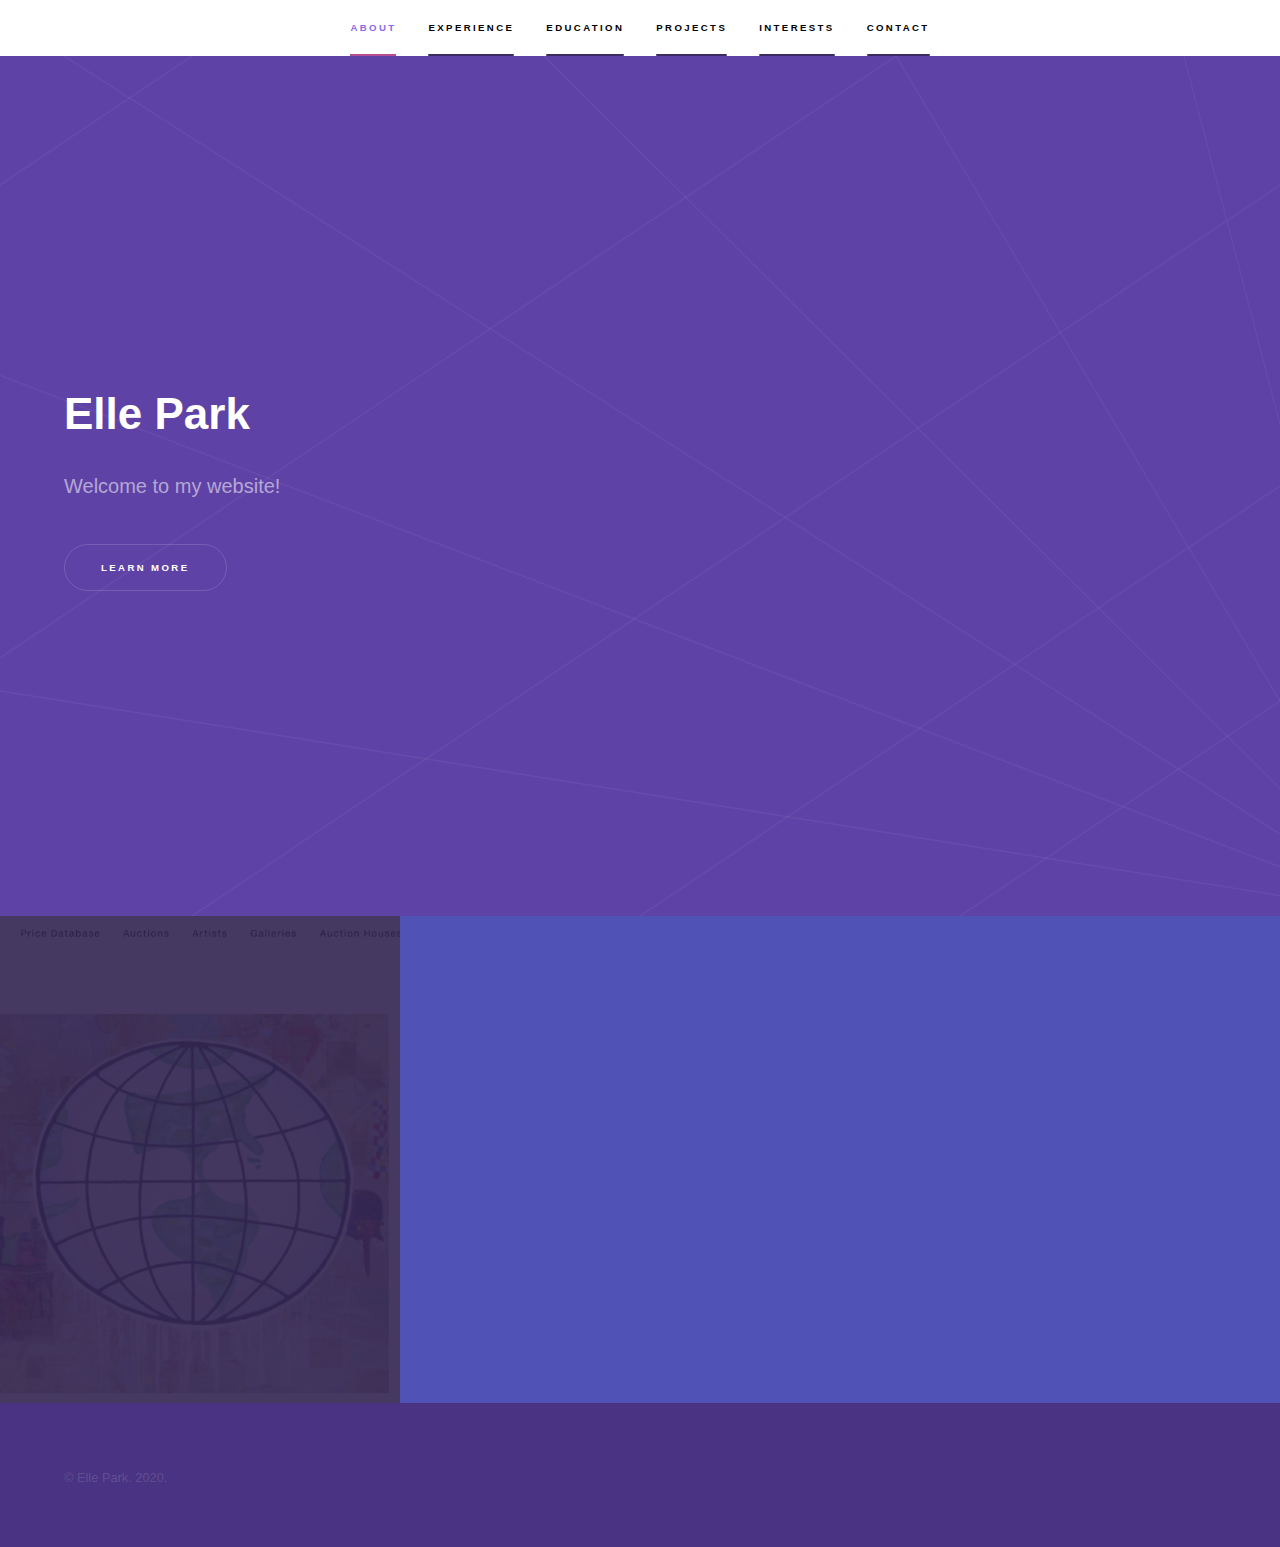
<file: index.html>
<!DOCTYPE HTML>
<html>
<head>
	<title>Elle Park</title>
	<meta charset="utf-8" />
	<meta name="viewport" content="width=device-width, initial-scale=1, user-scalable=no" />
	<link rel="stylesheet" href="assets/css/main.css" />
	<noscript><link rel="stylesheet" href="assets/css/noscript.css" /></noscript>
</head>
<body class="is-preload">

	<!-- Sidebar -->
	<section id="sidebar">
		<div class="inner">
			<nav>
				<ul>
					<li><a href="#intro">About</a></li>
					<li><a href="#one">Experience</a></li>
					<li><a href="#two">Education</a></li>
					<li><a href="#projects">Projects</a></li>
					<li><a href="#five">Interests</a></li>
					<li><a href="#six">Contact</a></li>
				</ul>
			</nav>
		</div>
	</section>

	<!-- Wrapper -->
	<div id="wrapper">

		<!-- Intro -->
		<section id="intro" class="wrapper style1 fullscreen fade-up">
			<div class="inner">
				<h1>Elle Park</h1>
				<p>Welcome to my website!</p>
				<ul class="actions">
					<li><a href="#one" class="button scrolly">Learn more</a></li>
				</ul>
			</div>
		</section>

		<!-- Projects -->
		<section id="projects" class="wrapper style2 spotlights">
			<section>
				<a href="#" class="image"><img src="assets/css/images/artnet-home.png" alt="" data-position="center center" /></a>
				<div class="content">
					<div class="inner">
						<h2>HCI Assignment 1</h2>
						<p>Redesign Artnet using contextual inquiry, sequential model, and paper-based prototype.</p>
						<ul class="actions">
							<li><a href="HCI-Assignment-1.html" class="button">Learn more</a></li>
						</ul>
					</div>
					<div class="inner">
						<h2>HCI Assignment 2</h2>
						<p>Reflect upon Digital Wellbeing by looking at screen time.</p>
						<ul class="actions">
							<li><a href="HCI-Assignment-2.html" class="button">Learn more</a></li>
						</ul>
					</div>
				</div>
			</section>
		</section>

		<!-- Footer -->
		<footer id="footer" class="wrapper style1-alt">
			<div class="inner">
				<ul class="menu">
					<li>&copy; Elle Park. 2020.</li></li>
				</ul>
			</div>
		</footer>

		<!-- Scripts -->
		<script src="assets/js/jquery.min.js"></script>
		<script src="assets/js/jquery.scrollex.min.js"></script>
		<script src="assets/js/jquery.scrolly.min.js"></script>
		<script src="assets/js/browser.min.js"></script>
		<script src="assets/js/breakpoints.min.js"></script>
		<script src="assets/js/util.js"></script>
		<script src="assets/js/main.js"></script>

	</body>
	</html>
</file>
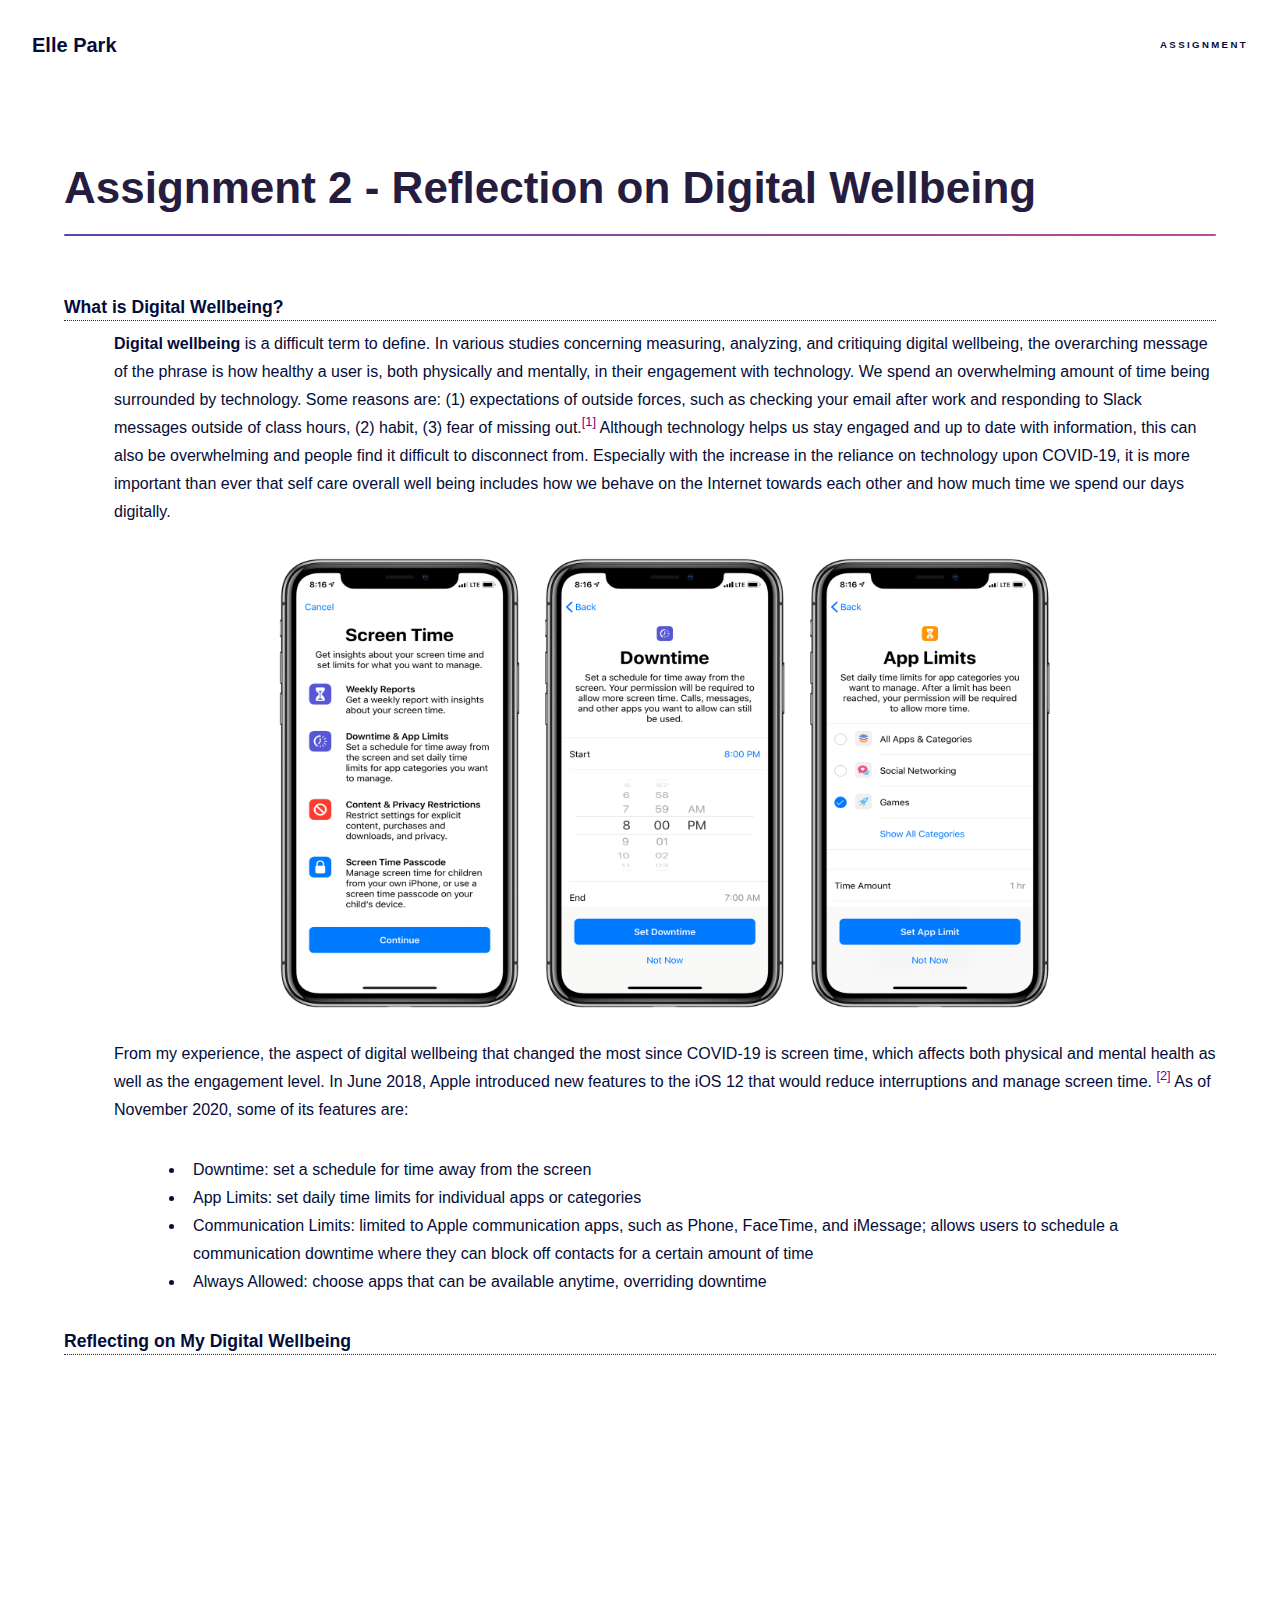
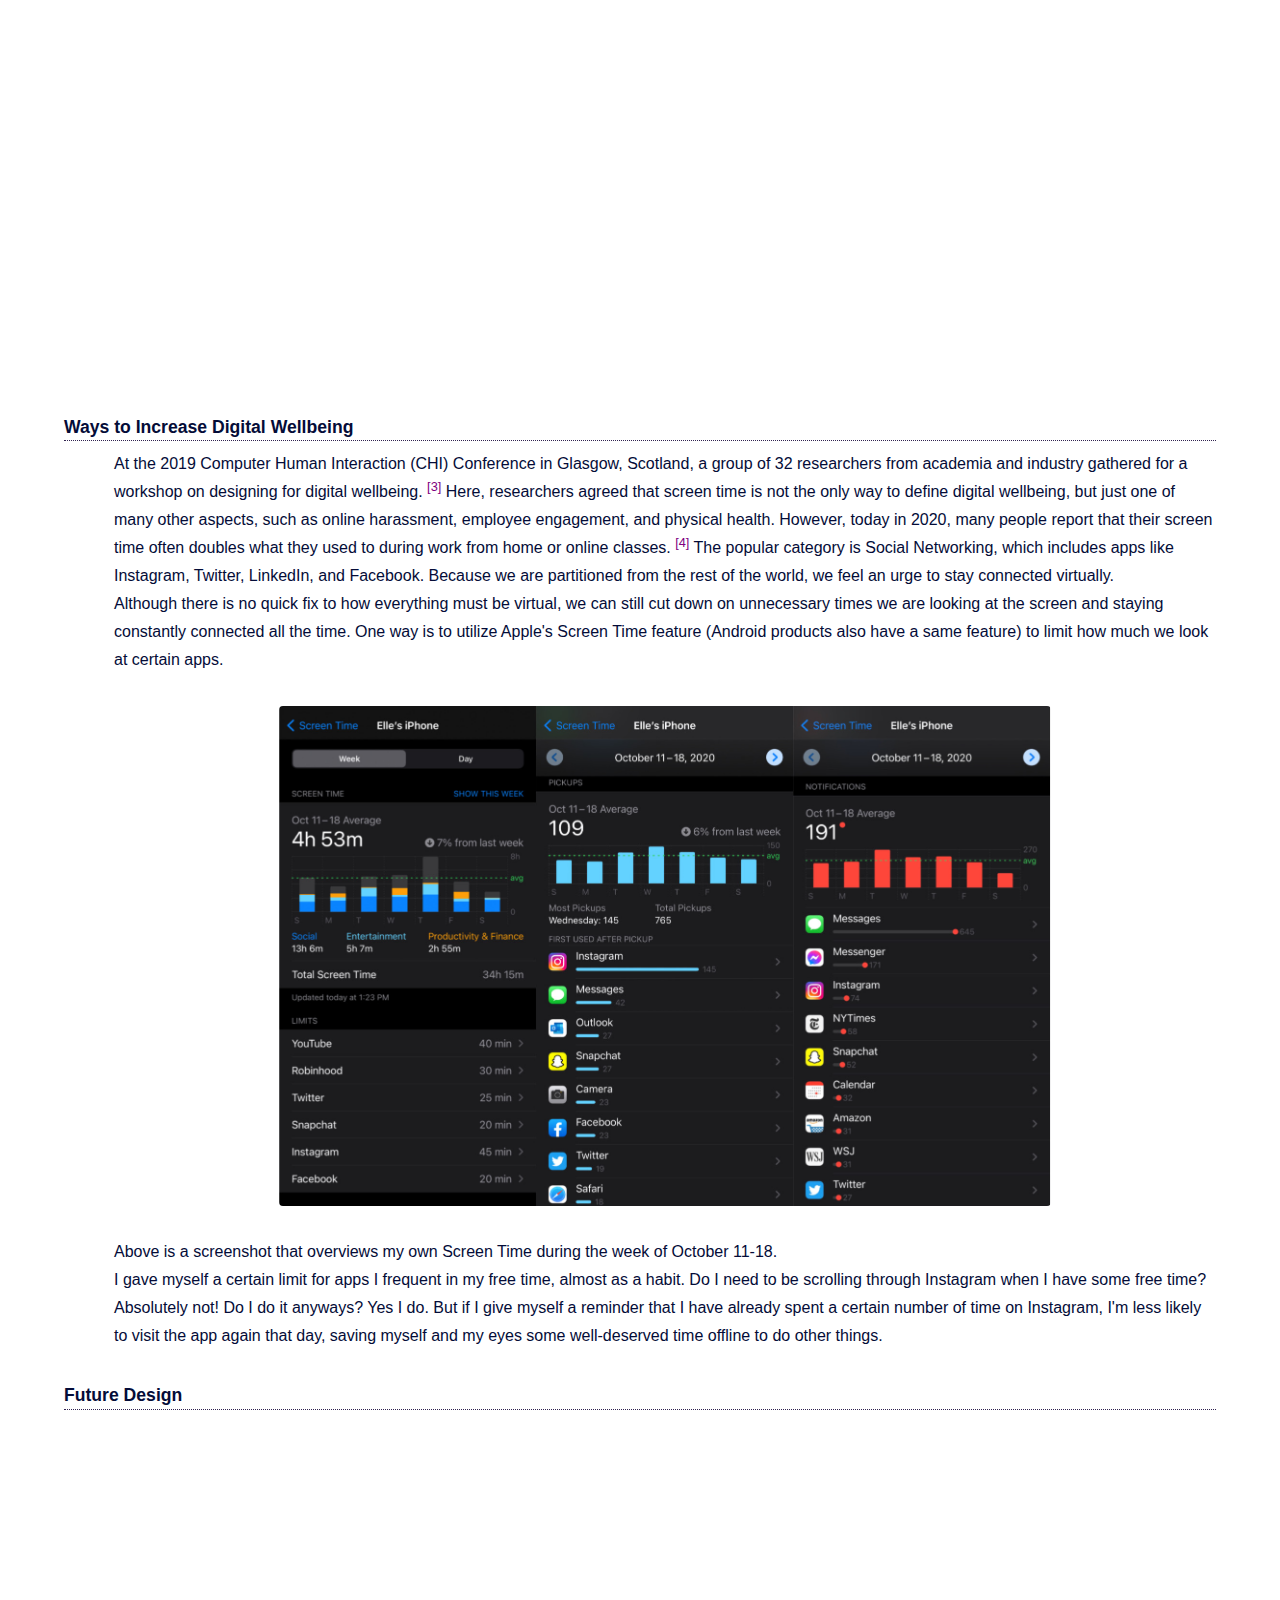
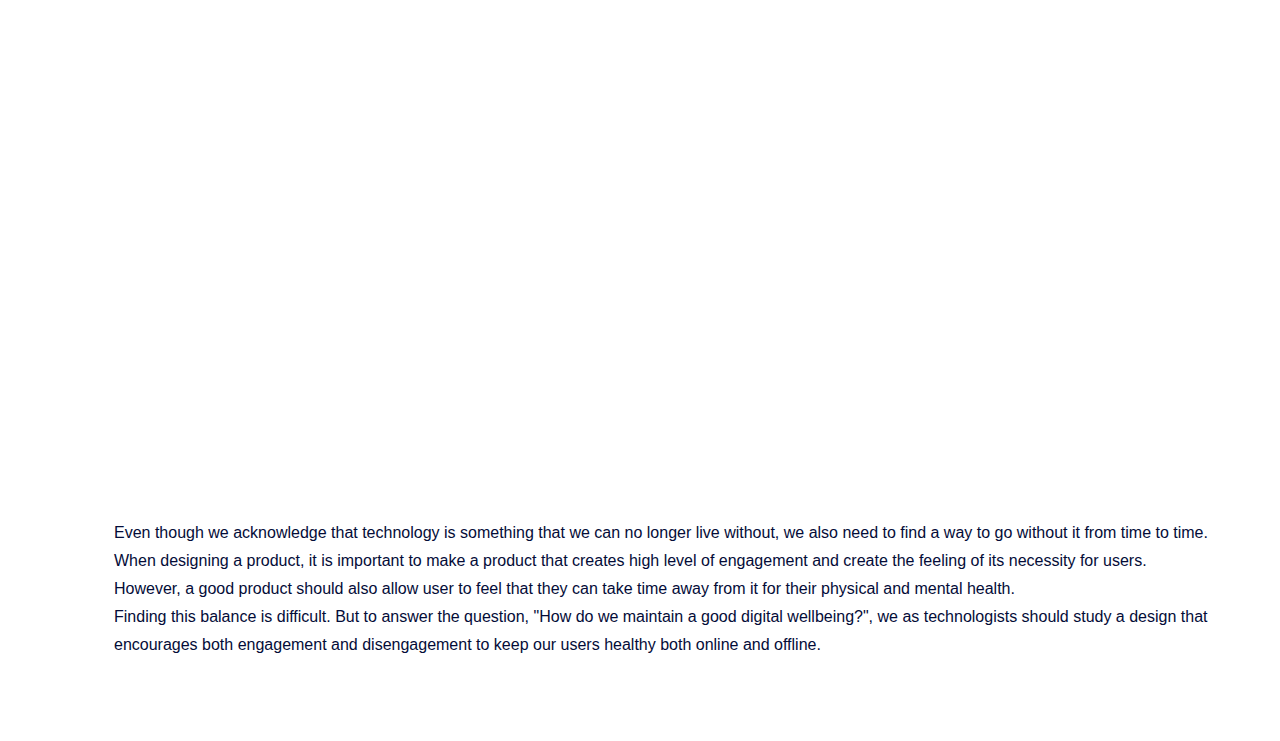
<file: HCI-Assignment-2.html>
<!DOCTYPE HTML>

<html>
<head>
	<title>EPark - Assignment 2</title>
	<meta charset="utf-8" />
	<meta name="viewport" content="width=device-width, initial-scale=1, user-scalable=no" />
	<link rel="stylesheet" href="assets/css/main.css" />
	<link rel="stylesheet" href="assets/css/custom.css" />
	<script src="https://cdn.amcharts.com/lib/4/core.js"></script>
	<script src="https://cdn.amcharts.com/lib/4/charts.js"></script>
	<script src="https://cdn.amcharts.com/lib/4/themes/dataviz.js"></script>
	<script src="https://cdn.amcharts.com/lib/4/themes/animated.js"></script>
	<noscript><link rel="stylesheet" href="assets/css/noscript.css" /></noscript>
</head>
<body class="is-preload">

  <!-- Header -->
  <header id="header"  style="background-color: white; color: #040c38">
    <a href="index.html" class="title" style="color: #040c38">Elle Park</a>
    <nav>
      <ul>
        <li><a href="HCI-Assignment-1.html" class="active" style="color: #040c38">Assignment</a></li>
      </ul>
    </nav>
  </header>

  <div id="wrapper">
		<!-- Main -->
		<section id="main" class="wrapper" style="background-color: white; color: #040c38">
			<div class="inner">
				<h1 class="major" style="color: #261c3e">Assignment 2 - Reflection on Digital Wellbeing</h1>

				<h3 style="color: #040c38">What is Digital Wellbeing?</h3>
				<div class="indented-text">
					<p>
						<b>Digital wellbeing</b> is a difficult term to define. In various studies concerning measuring, analyzing, and critiquing digital wellbeing, the overarching message of the phrase is how healthy a user is, both physically and mentally, in their engagement with technology. We spend an overwhelming amount of time being surrounded by technology. Some reasons are: (1) expectations of outside forces, such as checking your email after work and responding to Slack messages outside of class hours, (2) habit, (3) fear of missing out.<sup><a href="https://digitalwellbeingworkshop.files.wordpress.com/2019/01/w17-1.pdf" style="color:purple;" target="_blank">[1]</a></sup> Although technology helps us stay engaged and up to date with information, this can also be overwhelming and people find it difficult to disconnect from. Especially with the increase in the reliance on technology upon COVID-19, it is more important than ever that self care overall well being includes how we behave on the Internet towards each other and how much time we spend our days digitally.
					</p>
					<span class="image fit"><img src="assets/css/images/A2-intro.png" alt="" style="width: 70%; height: 450px; margin-left: auto; margin-right: auto;"/></span>
					<p>
						From my experience, the aspect of digital wellbeing that changed the most since COVID-19 is screen time, which affects both physical and mental health as well as the engagement level.
						In June 2018, Apple introduced new features to the iOS 12 that would reduce interruptions and manage screen time. <sup><a href="https://www.apple.com/newsroom/2018/06/ios-12-introduces-new-features-to-reduce-interruptions-and-manage-screen-time/" style="color:purple;" target="_blank">[2]</a></sup>
						As of November 2020, some of its features are: <br>
						<div class="indented-text">
							<ul>
								<li>Downtime: set a schedule for time away from the screen</li>
								<li>App Limits: set daily time limits for individual apps or categories</li>
								<li>Communication Limits: limited to Apple communication apps, such as Phone, FaceTime, and iMessage;
									allows users to schedule a communication downtime where they can block off contacts for a certain amount of time</li>
								<li>Always Allowed: choose apps that can be available anytime, overriding downtime</li>
							</ul>
						</div>
					</p>
				</div>

				<h3 style="color: #040c38">Reflecting on My Digital Wellbeing</h3>

				<div class="indented-text">
					<div class="row">
						<div class="col-6 col-12-medium">
							<div id="chartdiv"></div>
						</div>
						<div class="col-6 col-12-medium">
							<div id="info"></div>
						</div>
					</div>
				</div>

				<div style="margin:50px;"></div>

				<h3 style="color: #040c38">Ways to Increase Digital Wellbeing</h3>

				<div class="indented-text">
					<p>
						At the 2019 Computer Human Interaction (CHI) Conference in Glasgow, Scotland, a group of 32 researchers from academia and industry gathered for a workshop on designing for digital wellbeing.
						<sup><a href="https://uxdesign.cc/digital-wellbeing-more-than-just-reducing-screen-time-46223db9f057" style="color:purple;" target="_blank">[3]</a></sup>
						Here, researchers agreed that screen time is not the only way to define digital wellbeing, but just one of many other aspects, such as online harassment, employee engagement, and physical health.
						However, today in 2020, many people report that their screen time often doubles what they used to during work from home or online classes.
						<sup><a href="https://www.washingtonpost.com/technology/2020/03/24/screen-time-iphone-coronavirus-quarantine-covid/" style="color:purple;" target="_blank">[4]</a></sup>
						The popular category is Social Networking, which includes apps like Instagram, Twitter, LinkedIn, and Facebook. Because we are partitioned from the rest of the world, we feel an urge to stay
						connected virtually. <br>
						Although there is no quick fix to how everything must be virtual, we can still cut down on unnecessary times we are looking at the screen and staying constantly connected all the time.
						One way is to utilize Apple's Screen Time feature (Android products also have a same feature) to limit how much we look at certain apps. <br>
						<div style="margin:10px;"></div>
						<span class="image fit"><img src="assets/css/images/A2-screenshot.JPEG" alt="" style="width: 70%; height: 500px; margin-left: auto; margin-right: auto;"/></span>
						Above is a screenshot that overviews my own Screen Time during the week of October 11-18.<br>
						I gave myself a certain limit for apps I frequent in my free time, almost as a habit. Do I need to be scrolling through Instagram when I have some free time? Absolutely not! Do I do it anyways? Yes I do.
						But if I give myself a reminder that I have already spent a certain number of time on Instagram, I'm less likely to visit the app again that day, saving myself and my eyes some well-deserved time offline
						to do other things.
						<br>

					</p>
				</div>

				<h3 style="color: #040c38">Future Design</h3>

				<div style="text-align:center; margin-top: 50px; margin-bottom: 50px;">
					<iframe width="1000" height="600" src="https://www.youtube.com/embed/rt5LY5TeTVQ"></iframe>
				</div>

				<div class="indented-text">
					<p>
						Even though we acknowledge that technology is something that we can no longer live without, we also need to find a way to go without it from time to time.
						When designing a product, it is important to make a product that creates high level of engagement and create the feeling of its necessity for users.
						However, a good product should also allow user to feel that they can take time away from it for their physical and mental health. <br>
						Finding this balance is difficult. But to answer the question, "How do we maintain a good digital wellbeing?", we as technologists should study
						a design that encourages both engagement and disengagement to keep our users healthy both online and offline.

					</p>
				</div>

				<div style="margin:50px;"></div>
			</div>
		</section>
  </div>

	<!-- Scripts -->
	<script src="assets/js/jquery.min.js"></script>
	<script src="assets/js/jquery.scrollex.min.js"></script>
	<script src="assets/js/jquery.scrolly.min.js"></script>
	<script src="assets/js/browser.min.js"></script>
	<script src="assets/js/breakpoints.min.js"></script>
	<script src="assets/js/util.js"></script>
	<script src="assets/js/main.js"></script>
	<script src="assets/js/hci-charts.js"></script>

</body>
</html>
</file>
<file: assets/css/noscript.css>
/*
	Hyperspace by HTML5 UP
	html5up.net | @ajlkn
	Free for personal and commercial use under the CCA 3.0 license (html5up.net/license)
*/

/* Spotlights */

	.spotlights > section > .image:before {
		opacity: 0 !important;
	}

	.spotlights > section > .content > .inner {
		-moz-transform: none !important;
		-webkit-transform: none !important;
		-ms-transform: none !important;
		transform: none !important;
		opacity: 1 !important;
	}

/* Wrapper */

	.wrapper > .inner {
		opacity: 1 !important;
		-moz-transform: none !important;
		-webkit-transform: none !important;
		-ms-transform: none !important;
		transform: none !important;
	}

/* Sidebar */

	#sidebar > .inner {
		opacity: 1 !important;
	}

	#sidebar nav > ul > li {
		-moz-transform: none !important;
		-webkit-transform: none !important;
		-ms-transform: none !important;
		transform: none !important;
		opacity: 1 !important;
	}
</file>
<file: assets/css/custom.css>
body {
  font-family: -apple-system, BlinkMacSystemFont, "Segoe UI", Roboto, Helvetica, Arial, sans-serif, "Apple Color Emoji", "Segoe UI Emoji", "Segoe UI Symbol";
}

#chartdiv {
  width: 100%;
  height: 600px;
}


div.indented-text {
  margin-left: 50px;
}

div.inner h3 {
  border-bottom: 1px dotted #312450;
  text-decoration: none;
  color: #312450;
}

div.inner h4 {
  color: #441f9c;
}

div.inner em {
  color: red;
  background-color: #ffffa8;
  margin-left: 0px;
}

div.inner i {
  color: green;
}

div.inner b {
  color:inherit;
}

div.inner li {
  margin-left: 5px;
}

div.inner ul {
  margin-bottom: 5px;
}
</file>
<file: assets/css/main.css>
@import url(fontawesome-all.min.css);

/*
Hyperspace by HTML5 UP
html5up.net | @ajlkn
Free for personal and commercial use under the CCA 3.0 license (html5up.net/license)
*/

html, body, div, span, applet, object,
iframe, h1, h2, h3, h4, h5, h6, p, blockquote,
pre, a, abbr, acronym, address, big, cite,
code, del, dfn, em, img, ins, kbd, q, s, samp,
small, strike, strong, sub, sup, tt, var, b,
u, i, center, dl, dt, dd, ol, ul, li, fieldset,
form, label, legend, table, caption, tbody,
tfoot, thead, tr, th, td, article, aside,
canvas, details, embed, figure, figcaption,
footer, header, hgroup, menu, nav, output, ruby,
section, summary, time, mark, audio, video {
	margin: 0;
	padding: 0;
	border: 0;
	font-size: 100%;
	font: inherit;
	vertical-align: baseline;}

	article, aside, details, figcaption, figure,
	footer, header, hgroup, menu, nav, section {
		display: block;}

		body {
			line-height: 1;
		}

		ol, ul {
			list-style: none;
		}

		blockquote, q {
			quotes: none;
		}

		blockquote:before, blockquote:after, q:before, q:after {
			content: '';
			content: none;
		}

		table {
			border-collapse: collapse;
			border-spacing: 0;
		}

		body {
			-webkit-text-size-adjust: none;
		}

		mark {
			background-color: transparent;
			color: inherit;
		}

		input::-moz-focus-inner {
			border: 0;
			padding: 0;
		}

		input, select, textarea {
			-moz-appearance: none;
			-webkit-appearance: none;
			-ms-appearance: none;
			appearance: none;
		}

		/* Basic */

		@-ms-viewport {
			width: device-width;
		}

		body {
			-ms-overflow-style: scrollbar;
		}

		@media screen and (max-width: 480px) {

			html, body {
				min-width: 320px;
			}

		}

		html {
			box-sizing: border-box;
		}

		*, *:before, *:after {
			box-sizing: inherit;
		}

		body {
			background: #312450;
		}

		body.is-preload *, body.is-preload *:before, body.is-preload *:after {
			-moz-animation: none !important;
			-webkit-animation: none !important;
			-ms-animation: none !important;
			animation: none !important;
			-moz-transition: none !important;
			-webkit-transition: none !important;
			-ms-transition: none !important;
			transition: none !important;
		}

		/* Type */

		body, input, select, textarea {
			color: rgba(255, 255, 255, 0.55);
			font-family: Arial, Helvetica, sans-serif;
			font-size: 16.5pt;
			font-weight: normal;
			line-height: 1.75;
		}

		@media screen and (max-width: 1680px) {

			body, input, select, textarea {
				font-size: 13pt;
			}

		}

		@media screen and (max-width: 1280px) {

			body, input, select, textarea {
				font-size: 12pt;
			}

		}

		@media screen and (max-width: 360px) {

			body, input, select, textarea {
				font-size: 11pt;
			}

		}

		a {
			-moz-transition: color 0.2s ease, border-bottom-color 0.2s ease;
			-webkit-transition: color 0.2s ease, border-bottom-color 0.2s ease;
			-ms-transition: color 0.2s ease, border-bottom-color 0.2s ease;
			transition: color 0.2s ease, border-bottom-color 0.2s ease;
			border-bottom: dotted 1px rgba(255, 255, 255, 0.35);
			color: inherit;
			text-decoration: none;
		}

		a:hover {
			border-bottom-color: transparent;
			color: #ffffff;
		}

		strong, b {
			color: #ffffff;
			font-weight: bold;
		}

		em, i {
			font-style: italic;
		}

		p {
			margin: 0 0 2em 0;
		}

		h1, h2, h3, h4, h5, h6 {
			color: #ffffff;
			font-weight: bold;
			line-height: 1.5;
			margin: 0 0 0.5em 0;
		}

		h1 a, h2 a, h3 a, h4 a, h5 a, h6 a {
			color: inherit;
			text-decoration: none;
		}

		h1 {
			font-size: 2.75em;
		}

		h1.major {
			margin: 0 0 1.3em 0;
			position: relative;
			padding-bottom: 0.35em;
		}

		h1.major:after {
			background-image: -moz-linear-gradient(to right, #5e42a6, #b74e91);
			background-image: -webkit-linear-gradient(to right, #5e42a6, #b74e91);
			background-image: -ms-linear-gradient(to right, #5e42a6, #b74e91);
			background-image: linear-gradient(to right, #5e42a6, #b74e91);
			-moz-transition: max-width 0.2s ease;
			-webkit-transition: max-width 0.2s ease;
			-ms-transition: max-width 0.2s ease;
			transition: max-width 0.2s ease;
			border-radius: 0.2em;
			bottom: 0;
			content: '';
			height: 0.05em;
			position: absolute;
			right: 0;
			width: 100%;
		}

		h2 {
			font-size: 1.75em;
		}

		h3 {
			font-size: 1.1em;
		}

		h4 {
			font-size: 1em;
		}

		h5 {
			font-size: 0.8em;
		}

		h6 {
			font-size: 0.6em;
		}

		@media screen and (max-width: 736px) {

			h1 {
				font-size: 2em;
			}

			h2 {
				font-size: 1.25em;
			}

			h3 {
				font-size: 1em;
			}

			h4 {
				font-size: 0.8em;
			}

			h5 {
				font-size: 0.6em;
			}

			h6 {
				font-size: 0.6em;
			}

		}

		sub {
			font-size: 0.8em;
			position: relative;
			top: 0.5em;
		}

		sup {
			font-size: 0.8em;
			position: relative;
			top: -0.5em;
		}

		blockquote {
			border-left: solid 4px rgba(255, 255, 255, 0.15);
			font-style: italic;
			margin: 0 0 2em 0;
			padding: 0.5em 0 0.5em 2em;
		}

		code {
			background: rgba(255, 255, 255, 0.05);
			border-radius: 0.25em;
			border: solid 1px rgba(255, 255, 255, 0.15);
			font-family: "Courier New", monospace;
			font-size: 0.9em;
			margin: 0 0.25em;
			padding: 0.25em 0.65em;
		}

		pre {
			-webkit-overflow-scrolling: touch;
			font-family: "Courier New", monospace;
			font-size: 0.9em;
			margin: 0 0 2em 0;
		}

		pre code {
			display: block;
			line-height: 1.75em;
			padding: 1em 1.5em;
			overflow-x: auto;
		}

		hr {
			border: 0;
			border-bottom: solid 1px rgba(255, 255, 255, 0.15);
			margin: 2em 0;
		}

		hr.major {
			margin: 3em 0;
		}

		.align-left {
			text-align: left;
		}

		.align-center {
			text-align: center;
		}

		.align-right {
			text-align: right;
		}

		/* Row */

		.row {
			display: flex;
			flex-wrap: wrap;
			box-sizing: border-box;
			align-items: stretch;
		}

		.row > * {
			box-sizing: border-box;
		}

		.row.gtr-uniform > * > :last-child {
			margin-bottom: 0;
		}

		.row.aln-left {
			justify-content: flex-start;
		}

		.row.aln-center {
			justify-content: center;
		}

		.row.aln-right {
			justify-content: flex-end;
		}

		.row.aln-top {
			align-items: flex-start;
		}

		.row.aln-middle {
			align-items: center;
		}

		.row.aln-bottom {
			align-items: flex-end;
		}

		.row > .imp {
			order: -1;
		}

		.row > .col-1 {
			width: 8.33333%;
		}

		.row > .off-1 {
			margin-left: 8.33333%;
		}

		.row > .col-2 {
			width: 16.66667%;
		}

		.row > .off-2 {
			margin-left: 16.66667%;
		}

		.row > .col-3 {
			width: 25%;
		}

		.row > .off-3 {
			margin-left: 25%;
		}

		.row > .col-4 {
			width: 33.33333%;
		}

		.row > .off-4 {
			margin-left: 33.33333%;
		}

		.row > .col-5 {
			width: 41.66667%;
		}

		.row > .off-5 {
			margin-left: 41.66667%;
		}

		.row > .col-6 {
			width: 50%;
		}

		.row > .off-6 {
			margin-left: 50%;
		}

		.row > .col-7 {
			width: 58.33333%;
		}

		.row > .off-7 {
			margin-left: 58.33333%;
		}

		.row > .col-8 {
			width: 66.66667%;
		}

		.row > .off-8 {
			margin-left: 66.66667%;
		}

		.row > .col-9 {
			width: 75%;
		}

		.row > .off-9 {
			margin-left: 75%;
		}

		.row > .col-10 {
			width: 83.33333%;
		}

		.row > .off-10 {
			margin-left: 83.33333%;
		}

		.row > .col-11 {
			width: 91.66667%;
		}

		.row > .off-11 {
			margin-left: 91.66667%;
		}

		.row > .col-12 {
			width: 100%;
		}

		.row > .off-12 {
			margin-left: 100%;
		}

		.row.gtr-0 {
			margin-top: 0;
			margin-left: 0em;
		}

		.row.gtr-0 > * {
			padding: 0 0 0 0em;
		}

		.row.gtr-0.gtr-uniform {
			margin-top: 0em;
		}

		.row.gtr-0.gtr-uniform > * {
			padding-top: 0em;
		}

		.row.gtr-25 {
			margin-top: 0;
			margin-left: -0.375em;
		}

		.row.gtr-25 > * {
			padding: 0 0 0 0.375em;
		}

		.row.gtr-25.gtr-uniform {
			margin-top: -0.375em;
		}

		.row.gtr-25.gtr-uniform > * {
			padding-top: 0.375em;
		}

		.row.gtr-50 {
			margin-top: 0;
			margin-left: -0.75em;
		}

		.row.gtr-50 > * {
			padding: 0 0 0 0.75em;
		}

		.row.gtr-50.gtr-uniform {
			margin-top: -0.75em;
		}

		.row.gtr-50.gtr-uniform > * {
			padding-top: 0.75em;
		}

		.row {
			margin-top: 0;
			margin-left: -1.5em;
		}

		.row > * {
			padding: 0 0 0 1.5em;
		}

		.row.gtr-uniform {
			margin-top: -1.5em;
		}

		.row.gtr-uniform > * {
			padding-top: 1.5em;
		}

		.row.gtr-150 {
			margin-top: 0;
			margin-left: -2.25em;
		}

		.row.gtr-150 > * {
			padding: 0 0 0 2.25em;
		}

		.row.gtr-150.gtr-uniform {
			margin-top: -2.25em;
		}

		.row.gtr-150.gtr-uniform > * {
			padding-top: 2.25em;
		}

		.row.gtr-200 {
			margin-top: 0;
			margin-left: -3em;
		}

		.row.gtr-200 > * {
			padding: 0 0 0 3em;
		}

		.row.gtr-200.gtr-uniform {
			margin-top: -3em;
		}

		.row.gtr-200.gtr-uniform > * {
			padding-top: 3em;
		}

		@media screen and (max-width: 1680px) {

			.row {
				display: flex;
				flex-wrap: wrap;
				box-sizing: border-box;
				align-items: stretch;
			}

			.row > * {
				box-sizing: border-box;
			}

			.row.gtr-uniform > * > :last-child {
				margin-bottom: 0;
			}

			.row.aln-left {
				justify-content: flex-start;
			}

			.row.aln-center {
				justify-content: center;
			}

			.row.aln-right {
				justify-content: flex-end;
			}

			.row.aln-top {
				align-items: flex-start;
			}

			.row.aln-middle {
				align-items: center;
			}

			.row.aln-bottom {
				align-items: flex-end;
			}

			.row > .imp-xlarge {
				order: -1;
			}

			.row > .col-1-xlarge {
				width: 8.33333%;
			}

			.row > .off-1-xlarge {
				margin-left: 8.33333%;
			}

			.row > .col-2-xlarge {
				width: 16.66667%;
			}

			.row > .off-2-xlarge {
				margin-left: 16.66667%;
			}

			.row > .col-3-xlarge {
				width: 25%;
			}

			.row > .off-3-xlarge {
				margin-left: 25%;
			}

			.row > .col-4-xlarge {
				width: 33.33333%;
			}

			.row > .off-4-xlarge {
				margin-left: 33.33333%;
			}

			.row > .col-5-xlarge {
				width: 41.66667%;
			}

			.row > .off-5-xlarge {
				margin-left: 41.66667%;
			}

			.row > .col-6-xlarge {
				width: 50%;
			}

			.row > .off-6-xlarge {
				margin-left: 50%;
			}

			.row > .col-7-xlarge {
				width: 58.33333%;
			}

			.row > .off-7-xlarge {
				margin-left: 58.33333%;
			}

			.row > .col-8-xlarge {
				width: 66.66667%;
			}

			.row > .off-8-xlarge {
				margin-left: 66.66667%;
			}

			.row > .col-9-xlarge {
				width: 75%;
			}

			.row > .off-9-xlarge {
				margin-left: 75%;
			}

			.row > .col-10-xlarge {
				width: 83.33333%;
			}

			.row > .off-10-xlarge {
				margin-left: 83.33333%;
			}

			.row > .col-11-xlarge {
				width: 91.66667%;
			}

			.row > .off-11-xlarge {
				margin-left: 91.66667%;
			}

			.row > .col-12-xlarge {
				width: 100%;
			}

			.row > .off-12-xlarge {
				margin-left: 100%;
			}

			.row.gtr-0 {
				margin-top: 0;
				margin-left: 0em;
			}

			.row.gtr-0 > * {
				padding: 0 0 0 0em;
			}

			.row.gtr-0.gtr-uniform {
				margin-top: 0em;
			}

			.row.gtr-0.gtr-uniform > * {
				padding-top: 0em;
			}

			.row.gtr-25 {
				margin-top: 0;
				margin-left: -0.375em;
			}

			.row.gtr-25 > * {
				padding: 0 0 0 0.375em;
			}

			.row.gtr-25.gtr-uniform {
				margin-top: -0.375em;
			}

			.row.gtr-25.gtr-uniform > * {
				padding-top: 0.375em;
			}

			.row.gtr-50 {
				margin-top: 0;
				margin-left: -0.75em;
			}

			.row.gtr-50 > * {
				padding: 0 0 0 0.75em;
			}

			.row.gtr-50.gtr-uniform {
				margin-top: -0.75em;
			}

			.row.gtr-50.gtr-uniform > * {
				padding-top: 0.75em;
			}

			.row {
				margin-top: 0;
				margin-left: -1.5em;
			}

			.row > * {
				padding: 0 0 0 1.5em;
			}

			.row.gtr-uniform {
				margin-top: -1.5em;
			}

			.row.gtr-uniform > * {
				padding-top: 1.5em;
			}

			.row.gtr-150 {
				margin-top: 0;
				margin-left: -2.25em;
			}

			.row.gtr-150 > * {
				padding: 0 0 0 2.25em;
			}

			.row.gtr-150.gtr-uniform {
				margin-top: -2.25em;
			}

			.row.gtr-150.gtr-uniform > * {
				padding-top: 2.25em;
			}

			.row.gtr-200 {
				margin-top: 0;
				margin-left: -3em;
			}

			.row.gtr-200 > * {
				padding: 0 0 0 3em;
			}

			.row.gtr-200.gtr-uniform {
				margin-top: -3em;
			}

			.row.gtr-200.gtr-uniform > * {
				padding-top: 3em;
			}

		}

		@media screen and (max-width: 1280px) {

			.row {
				display: flex;
				flex-wrap: wrap;
				box-sizing: border-box;
				align-items: stretch;
			}

			.row > * {
				box-sizing: border-box;
			}

			.row.gtr-uniform > * > :last-child {
				margin-bottom: 0;
			}

			.row.aln-left {
				justify-content: flex-start;
			}

			.row.aln-center {
				justify-content: center;
			}

			.row.aln-right {
				justify-content: flex-end;
			}

			.row.aln-top {
				align-items: flex-start;
			}

			.row.aln-middle {
				align-items: center;
			}

			.row.aln-bottom {
				align-items: flex-end;
			}

			.row > .imp-large {
				order: -1;
			}

			.row > .col-1-large {
				width: 8.33333%;
			}

			.row > .off-1-large {
				margin-left: 8.33333%;
			}

			.row > .col-2-large {
				width: 16.66667%;
			}

			.row > .off-2-large {
				margin-left: 16.66667%;
			}

			.row > .col-3-large {
				width: 25%;
			}

			.row > .off-3-large {
				margin-left: 25%;
			}

			.row > .col-4-large {
				width: 33.33333%;
			}

			.row > .off-4-large {
				margin-left: 33.33333%;
			}

			.row > .col-5-large {
				width: 41.66667%;
			}

			.row > .off-5-large {
				margin-left: 41.66667%;
			}

			.row > .col-6-large {
				width: 50%;
			}

			.row > .off-6-large {
				margin-left: 50%;
			}

			.row > .col-7-large {
				width: 58.33333%;
			}

			.row > .off-7-large {
				margin-left: 58.33333%;
			}

			.row > .col-8-large {
				width: 66.66667%;
			}

			.row > .off-8-large {
				margin-left: 66.66667%;
			}

			.row > .col-9-large {
				width: 75%;
			}

			.row > .off-9-large {
				margin-left: 75%;
			}

			.row > .col-10-large {
				width: 83.33333%;
			}

			.row > .off-10-large {
				margin-left: 83.33333%;
			}

			.row > .col-11-large {
				width: 91.66667%;
			}

			.row > .off-11-large {
				margin-left: 91.66667%;
			}

			.row > .col-12-large {
				width: 100%;
			}

			.row > .off-12-large {
				margin-left: 100%;
			}

			.row.gtr-0 {
				margin-top: 0;
				margin-left: 0em;
			}

			.row.gtr-0 > * {
				padding: 0 0 0 0em;
			}

			.row.gtr-0.gtr-uniform {
				margin-top: 0em;
			}

			.row.gtr-0.gtr-uniform > * {
				padding-top: 0em;
			}

			.row.gtr-25 {
				margin-top: 0;
				margin-left: -0.375em;
			}

			.row.gtr-25 > * {
				padding: 0 0 0 0.375em;
			}

			.row.gtr-25.gtr-uniform {
				margin-top: -0.375em;
			}

			.row.gtr-25.gtr-uniform > * {
				padding-top: 0.375em;
			}

			.row.gtr-50 {
				margin-top: 0;
				margin-left: -0.75em;
			}

			.row.gtr-50 > * {
				padding: 0 0 0 0.75em;
			}

			.row.gtr-50.gtr-uniform {
				margin-top: -0.75em;
			}

			.row.gtr-50.gtr-uniform > * {
				padding-top: 0.75em;
			}

			.row {
				margin-top: 0;
				margin-left: -1.5em;
			}

			.row > * {
				padding: 0 0 0 1.5em;
			}

			.row.gtr-uniform {
				margin-top: -1.5em;
			}

			.row.gtr-uniform > * {
				padding-top: 1.5em;
			}

			.row.gtr-150 {
				margin-top: 0;
				margin-left: -2.25em;
			}

			.row.gtr-150 > * {
				padding: 0 0 0 2.25em;
			}

			.row.gtr-150.gtr-uniform {
				margin-top: -2.25em;
			}

			.row.gtr-150.gtr-uniform > * {
				padding-top: 2.25em;
			}

			.row.gtr-200 {
				margin-top: 0;
				margin-left: -3em;
			}

			.row.gtr-200 > * {
				padding: 0 0 0 3em;
			}

			.row.gtr-200.gtr-uniform {
				margin-top: -3em;
			}

			.row.gtr-200.gtr-uniform > * {
				padding-top: 3em;
			}

		}

		@media screen and (max-width: 980px) {

			.row {
				display: flex;
				flex-wrap: wrap;
				box-sizing: border-box;
				align-items: stretch;
			}

			.row > * {
				box-sizing: border-box;
			}

			.row.gtr-uniform > * > :last-child {
				margin-bottom: 0;
			}

			.row.aln-left {
				justify-content: flex-start;
			}

			.row.aln-center {
				justify-content: center;
			}

			.row.aln-right {
				justify-content: flex-end;
			}

			.row.aln-top {
				align-items: flex-start;
			}

			.row.aln-middle {
				align-items: center;
			}

			.row.aln-bottom {
				align-items: flex-end;
			}

			.row > .imp-medium {
				order: -1;
			}

			.row > .col-1-medium {
				width: 8.33333%;
			}

			.row > .off-1-medium {
				margin-left: 8.33333%;
			}

			.row > .col-2-medium {
				width: 16.66667%;
			}

			.row > .off-2-medium {
				margin-left: 16.66667%;
			}

			.row > .col-3-medium {
				width: 25%;
			}

			.row > .off-3-medium {
				margin-left: 25%;
			}

			.row > .col-4-medium {
				width: 33.33333%;
			}

			.row > .off-4-medium {
				margin-left: 33.33333%;
			}

			.row > .col-5-medium {
				width: 41.66667%;
			}

			.row > .off-5-medium {
				margin-left: 41.66667%;
			}

			.row > .col-6-medium {
				width: 50%;
			}

			.row > .off-6-medium {
				margin-left: 50%;
			}

			.row > .col-7-medium {
				width: 58.33333%;
			}

			.row > .off-7-medium {
				margin-left: 58.33333%;
			}

			.row > .col-8-medium {
				width: 66.66667%;
			}

			.row > .off-8-medium {
				margin-left: 66.66667%;
			}

			.row > .col-9-medium {
				width: 75%;
			}

			.row > .off-9-medium {
				margin-left: 75%;
			}

			.row > .col-10-medium {
				width: 83.33333%;
			}

			.row > .off-10-medium {
				margin-left: 83.33333%;
			}

			.row > .col-11-medium {
				width: 91.66667%;
			}

			.row > .off-11-medium {
				margin-left: 91.66667%;
			}

			.row > .col-12-medium {
				width: 100%;
			}

			.row > .off-12-medium {
				margin-left: 100%;
			}

			.row.gtr-0 {
				margin-top: 0;
				margin-left: 0em;
			}

			.row.gtr-0 > * {
				padding: 0 0 0 0em;
			}

			.row.gtr-0.gtr-uniform {
				margin-top: 0em;
			}

			.row.gtr-0.gtr-uniform > * {
				padding-top: 0em;
			}

			.row.gtr-25 {
				margin-top: 0;
				margin-left: -0.375em;
			}

			.row.gtr-25 > * {
				padding: 0 0 0 0.375em;
			}

			.row.gtr-25.gtr-uniform {
				margin-top: -0.375em;
			}

			.row.gtr-25.gtr-uniform > * {
				padding-top: 0.375em;
			}

			.row.gtr-50 {
				margin-top: 0;
				margin-left: -0.75em;
			}

			.row.gtr-50 > * {
				padding: 0 0 0 0.75em;
			}

			.row.gtr-50.gtr-uniform {
				margin-top: -0.75em;
			}

			.row.gtr-50.gtr-uniform > * {
				padding-top: 0.75em;
			}

			.row {
				margin-top: 0;
				margin-left: -1.5em;
			}

			.row > * {
				padding: 0 0 0 1.5em;
			}

			.row.gtr-uniform {
				margin-top: -1.5em;
			}

			.row.gtr-uniform > * {
				padding-top: 1.5em;
			}

			.row.gtr-150 {
				margin-top: 0;
				margin-left: -2.25em;
			}

			.row.gtr-150 > * {
				padding: 0 0 0 2.25em;
			}

			.row.gtr-150.gtr-uniform {
				margin-top: -2.25em;
			}

			.row.gtr-150.gtr-uniform > * {
				padding-top: 2.25em;
			}

			.row.gtr-200 {
				margin-top: 0;
				margin-left: -3em;
			}

			.row.gtr-200 > * {
				padding: 0 0 0 3em;
			}

			.row.gtr-200.gtr-uniform {
				margin-top: -3em;
			}

			.row.gtr-200.gtr-uniform > * {
				padding-top: 3em;
			}

		}

		@media screen and (max-width: 736px) {

			.row {
				display: flex;
				flex-wrap: wrap;
				box-sizing: border-box;
				align-items: stretch;
			}

			.row > * {
				box-sizing: border-box;
			}

			.row.gtr-uniform > * > :last-child {
				margin-bottom: 0;
			}

			.row.aln-left {
				justify-content: flex-start;
			}

			.row.aln-center {
				justify-content: center;
			}

			.row.aln-right {
				justify-content: flex-end;
			}

			.row.aln-top {
				align-items: flex-start;
			}

			.row.aln-middle {
				align-items: center;
			}

			.row.aln-bottom {
				align-items: flex-end;
			}

			.row > .imp-small {
				order: -1;
			}

			.row > .col-1-small {
				width: 8.33333%;
			}

			.row > .off-1-small {
				margin-left: 8.33333%;
			}

			.row > .col-2-small {
				width: 16.66667%;
			}

			.row > .off-2-small {
				margin-left: 16.66667%;
			}

			.row > .col-3-small {
				width: 25%;
			}

			.row > .off-3-small {
				margin-left: 25%;
			}

			.row > .col-4-small {
				width: 33.33333%;
			}

			.row > .off-4-small {
				margin-left: 33.33333%;
			}

			.row > .col-5-small {
				width: 41.66667%;
			}

			.row > .off-5-small {
				margin-left: 41.66667%;
			}

			.row > .col-6-small {
				width: 50%;
			}

			.row > .off-6-small {
				margin-left: 50%;
			}

			.row > .col-7-small {
				width: 58.33333%;
			}

			.row > .off-7-small {
				margin-left: 58.33333%;
			}

			.row > .col-8-small {
				width: 66.66667%;
			}

			.row > .off-8-small {
				margin-left: 66.66667%;
			}

			.row > .col-9-small {
				width: 75%;
			}

			.row > .off-9-small {
				margin-left: 75%;
			}

			.row > .col-10-small {
				width: 83.33333%;
			}

			.row > .off-10-small {
				margin-left: 83.33333%;
			}

			.row > .col-11-small {
				width: 91.66667%;
			}

			.row > .off-11-small {
				margin-left: 91.66667%;
			}

			.row > .col-12-small {
				width: 100%;
			}

			.row > .off-12-small {
				margin-left: 100%;
			}

			.row.gtr-0 {
				margin-top: 0;
				margin-left: 0em;
			}

			.row.gtr-0 > * {
				padding: 0 0 0 0em;
			}

			.row.gtr-0.gtr-uniform {
				margin-top: 0em;
			}

			.row.gtr-0.gtr-uniform > * {
				padding-top: 0em;
			}

			.row.gtr-25 {
				margin-top: 0;
				margin-left: -0.375em;
			}

			.row.gtr-25 > * {
				padding: 0 0 0 0.375em;
			}

			.row.gtr-25.gtr-uniform {
				margin-top: -0.375em;
			}

			.row.gtr-25.gtr-uniform > * {
				padding-top: 0.375em;
			}

			.row.gtr-50 {
				margin-top: 0;
				margin-left: -0.75em;
			}

			.row.gtr-50 > * {
				padding: 0 0 0 0.75em;
			}

			.row.gtr-50.gtr-uniform {
				margin-top: -0.75em;
			}

			.row.gtr-50.gtr-uniform > * {
				padding-top: 0.75em;
			}

			.row {
				margin-top: 0;
				margin-left: -1.5em;
			}

			.row > * {
				padding: 0 0 0 1.5em;
			}

			.row.gtr-uniform {
				margin-top: -1.5em;
			}

			.row.gtr-uniform > * {
				padding-top: 1.5em;
			}

			.row.gtr-150 {
				margin-top: 0;
				margin-left: -2.25em;
			}

			.row.gtr-150 > * {
				padding: 0 0 0 2.25em;
			}

			.row.gtr-150.gtr-uniform {
				margin-top: -2.25em;
			}

			.row.gtr-150.gtr-uniform > * {
				padding-top: 2.25em;
			}

			.row.gtr-200 {
				margin-top: 0;
				margin-left: -3em;
			}

			.row.gtr-200 > * {
				padding: 0 0 0 3em;
			}

			.row.gtr-200.gtr-uniform {
				margin-top: -3em;
			}

			.row.gtr-200.gtr-uniform > * {
				padding-top: 3em;
			}

		}

		@media screen and (max-width: 480px) {

			.row {
				display: flex;
				flex-wrap: wrap;
				box-sizing: border-box;
				align-items: stretch;
			}

			.row > * {
				box-sizing: border-box;
			}

			.row.gtr-uniform > * > :last-child {
				margin-bottom: 0;
			}

			.row.aln-left {
				justify-content: flex-start;
			}

			.row.aln-center {
				justify-content: center;
			}

			.row.aln-right {
				justify-content: flex-end;
			}

			.row.aln-top {
				align-items: flex-start;
			}

			.row.aln-middle {
				align-items: center;
			}

			.row.aln-bottom {
				align-items: flex-end;
			}

			.row > .imp-xsmall {
				order: -1;
			}

			.row > .col-1-xsmall {
				width: 8.33333%;
			}

			.row > .off-1-xsmall {
				margin-left: 8.33333%;
			}

			.row > .col-2-xsmall {
				width: 16.66667%;
			}

			.row > .off-2-xsmall {
				margin-left: 16.66667%;
			}

			.row > .col-3-xsmall {
				width: 25%;
			}

			.row > .off-3-xsmall {
				margin-left: 25%;
			}

			.row > .col-4-xsmall {
				width: 33.33333%;
			}

			.row > .off-4-xsmall {
				margin-left: 33.33333%;
			}

			.row > .col-5-xsmall {
				width: 41.66667%;
			}

			.row > .off-5-xsmall {
				margin-left: 41.66667%;
			}

			.row > .col-6-xsmall {
				width: 50%;
			}

			.row > .off-6-xsmall {
				margin-left: 50%;
			}

			.row > .col-7-xsmall {
				width: 58.33333%;
			}

			.row > .off-7-xsmall {
				margin-left: 58.33333%;
			}

			.row > .col-8-xsmall {
				width: 66.66667%;
			}

			.row > .off-8-xsmall {
				margin-left: 66.66667%;
			}

			.row > .col-9-xsmall {
				width: 75%;
			}

			.row > .off-9-xsmall {
				margin-left: 75%;
			}

			.row > .col-10-xsmall {
				width: 83.33333%;
			}

			.row > .off-10-xsmall {
				margin-left: 83.33333%;
			}

			.row > .col-11-xsmall {
				width: 91.66667%;
			}

			.row > .off-11-xsmall {
				margin-left: 91.66667%;
			}

			.row > .col-12-xsmall {
				width: 100%;
			}

			.row > .off-12-xsmall {
				margin-left: 100%;
			}

			.row.gtr-0 {
				margin-top: 0;
				margin-left: 0em;
			}

			.row.gtr-0 > * {
				padding: 0 0 0 0em;
			}

			.row.gtr-0.gtr-uniform {
				margin-top: 0em;
			}

			.row.gtr-0.gtr-uniform > * {
				padding-top: 0em;
			}

			.row.gtr-25 {
				margin-top: 0;
				margin-left: -0.375em;
			}

			.row.gtr-25 > * {
				padding: 0 0 0 0.375em;
			}

			.row.gtr-25.gtr-uniform {
				margin-top: -0.375em;
			}

			.row.gtr-25.gtr-uniform > * {
				padding-top: 0.375em;
			}

			.row.gtr-50 {
				margin-top: 0;
				margin-left: -0.75em;
			}

			.row.gtr-50 > * {
				padding: 0 0 0 0.75em;
			}

			.row.gtr-50.gtr-uniform {
				margin-top: -0.75em;
			}

			.row.gtr-50.gtr-uniform > * {
				padding-top: 0.75em;
			}

			.row {
				margin-top: 0;
				margin-left: -1.5em;
			}

			.row > * {
				padding: 0 0 0 1.5em;
			}

			.row.gtr-uniform {
				margin-top: -1.5em;
			}

			.row.gtr-uniform > * {
				padding-top: 1.5em;
			}

			.row.gtr-150 {
				margin-top: 0;
				margin-left: -2.25em;
			}

			.row.gtr-150 > * {
				padding: 0 0 0 2.25em;
			}

			.row.gtr-150.gtr-uniform {
				margin-top: -2.25em;
			}

			.row.gtr-150.gtr-uniform > * {
				padding-top: 2.25em;
			}

			.row.gtr-200 {
				margin-top: 0;
				margin-left: -3em;
			}

			.row.gtr-200 > * {
				padding: 0 0 0 3em;
			}

			.row.gtr-200.gtr-uniform {
				margin-top: -3em;
			}

			.row.gtr-200.gtr-uniform > * {
				padding-top: 3em;
			}

		}

		/* Box */

		.box {
			border-radius: 0.25em;
			border: solid 1px rgba(255, 255, 255, 0.15);
			margin-bottom: 2em;
			padding: 1.5em;
		}

		.box > :last-child,
		.box > :last-child > :last-child,
		.box > :last-child > :last-child > :last-child {
			margin-bottom: 0;
		}

		.box.alt {
			border: 0;
			border-radius: 0;
			padding: 0;
		}

		/* Button */

		input[type="submit"],
		input[type="reset"],
		input[type="button"],
		button,
		.button {
			-moz-appearance: none;
			-webkit-appearance: none;
			-ms-appearance: none;
			appearance: none;
			-moz-transition: border-color 0.2s ease;
			-webkit-transition: border-color 0.2s ease;
			-ms-transition: border-color 0.2s ease;
			transition: border-color 0.2s ease;
			background-color: transparent;
			border: solid 1px !important;
			border-color: rgba(255, 255, 255, 0.15) !important;
			border-radius: 3em;
			color: #ffffff !important;
			cursor: pointer;
			display: inline-block;
			font-size: 0.6em;
			font-weight: bold;
			height: calc(4.75em + 2px);
			letter-spacing: 0.25em;
			line-height: 4.75em;
			outline: 0;
			padding: 0 3.75em;
			position: relative;
			text-align: center;
			text-decoration: none;
			text-transform: uppercase;
			white-space: nowrap;
		}

		input[type="submit"]:after,
		input[type="reset"]:after,
		input[type="button"]:after,
		button:after,
		.button:after {
			-moz-transform: scale(0.25);
			-webkit-transform: scale(0.25);
			-ms-transform: scale(0.25);
			transform: scale(0.25);
			pointer-events: none;
			-moz-transition: opacity 0.2s ease, -moz-transform 0.2s ease;
			-webkit-transition: opacity 0.2s ease, -webkit-transform 0.2s ease;
			-ms-transition: opacity 0.2s ease, -ms-transform 0.2s ease;
			transition: opacity 0.2s ease, transform 0.2s ease;
			background: #ffffff;
			border-radius: 3em;
			content: '';
			height: 100%;
			left: 0;
			opacity: 0;
			position: absolute;
			top: 0;
			width: 100%;
		}

		input[type="submit"].icon:before,
		input[type="reset"].icon:before,
		input[type="button"].icon:before,
		button.icon:before,
		.button.icon:before {
			margin-right: 0.75em;
		}

		input[type="submit"].fit,
		input[type="reset"].fit,
		input[type="button"].fit,
		button.fit,
		.button.fit {
			width: 100%;
		}

		input[type="submit"].small,
		input[type="reset"].small,
		input[type="button"].small,
		button.small,
		.button.small {
			font-size: 0.4em;
		}

		input[type="submit"].large,
		input[type="reset"].large,
		input[type="button"].large,
		button.large,
		.button.large {
			font-size: 0.8em;
		}

		input[type="submit"].primary,
		input[type="reset"].primary,
		input[type="button"].primary,
		button.primary,
		.button.primary {
			background-color: #ffffff;
			color: #312450 !important;
		}

		input[type="submit"].primary:after,
		input[type="reset"].primary:after,
		input[type="button"].primary:after,
		button.primary:after,
		.button.primary:after {
			display: none;
		}

		input[type="submit"].disabled, input[type="submit"]:disabled,
		input[type="reset"].disabled,
		input[type="reset"]:disabled,
		input[type="button"].disabled,
		input[type="button"]:disabled,
		button.disabled,
		button:disabled,
		.button.disabled,
		.button:disabled {
			cursor: default;
			opacity: 0.5;
			pointer-events: none;
		}

		input[type="submit"]:hover,
		input[type="reset"]:hover,
		input[type="button"]:hover,
		button:hover,
		.button:hover {
			border-color: rgba(255, 255, 255, 0.55) !important;
		}

		input[type="submit"]:hover:after,
		input[type="reset"]:hover:after,
		input[type="button"]:hover:after,
		button:hover:after,
		.button:hover:after {
			opacity: 0.05;
			-moz-transform: scale(1);
			-webkit-transform: scale(1);
			-ms-transform: scale(1);
			transform: scale(1);
		}

		input[type="submit"]:hover:active,
		input[type="reset"]:hover:active,
		input[type="button"]:hover:active,
		button:hover:active,
		.button:hover:active {
			border-color: #ffffff !important;
		}

		input[type="submit"]:hover:active:after,
		input[type="reset"]:hover:active:after,
		input[type="button"]:hover:active:after,
		button:hover:active:after,
		.button:hover:active:after {
			opacity: 0.1;
		}

		/* Features */

		.features {
			display: -moz-flex;
			display: -webkit-flex;
			display: -ms-flex;
			display: flex;
			-moz-flex-wrap: wrap;
			-webkit-flex-wrap: wrap;
			-ms-flex-wrap: wrap;
			flex-wrap: wrap;
			border-radius: 0.25em;
			border: solid 1px rgba(255, 255, 255, 0.15);
			background: rgba(255, 255, 255, 0.05);
			margin: 0 0 2em 0;
		}

		.features section {
			padding: 3.5em 3em 1em 7em ;
			width: 50%;
			border-top: solid 1px rgba(255, 255, 255, 0.15);
			position: relative;
		}

		.features section:nth-child(-n + 2) {
			border-top-width: 0;
		}

		.features section:nth-child(2n) {
			border-left: solid 1px rgba(255, 255, 255, 0.15);
		}

		.features section .icon {
			-moz-transition: opacity 0.5s ease, -moz-transform 0.5s ease;
			-webkit-transition: opacity 0.5s ease, -webkit-transform 0.5s ease;
			-ms-transition: opacity 0.5s ease, -ms-transform 0.5s ease;
			transition: opacity 0.5s ease, transform 0.5s ease;
			-moz-transition-delay: 1s;
			-webkit-transition-delay: 1s;
			-ms-transition-delay: 1s;
			transition-delay: 1s;
			-moz-transform: scale(1);
			-webkit-transform: scale(1);
			-ms-transform: scale(1);
			transform: scale(1);
			position: absolute;
			left: 3em;
			top: 3em;
			opacity: 1;
		}

		.features section:nth-child(1) .icon {
			-moz-transition-delay: 0.15s;
			-webkit-transition-delay: 0.15s;
			-ms-transition-delay: 0.15s;
			transition-delay: 0.15s;
		}

		.features section:nth-child(2) .icon {
			-moz-transition-delay: 0.3s;
			-webkit-transition-delay: 0.3s;
			-ms-transition-delay: 0.3s;
			transition-delay: 0.3s;
		}

		.features section:nth-child(3) .icon {
			-moz-transition-delay: 0.45s;
			-webkit-transition-delay: 0.45s;
			-ms-transition-delay: 0.45s;
			transition-delay: 0.45s;
		}

		.features section:nth-child(4) .icon {
			-moz-transition-delay: 0.6s;
			-webkit-transition-delay: 0.6s;
			-ms-transition-delay: 0.6s;
			transition-delay: 0.6s;
		}

		.features section:nth-child(5) .icon {
			-moz-transition-delay: 0.75s;
			-webkit-transition-delay: 0.75s;
			-ms-transition-delay: 0.75s;
			transition-delay: 0.75s;
		}

		.features section:nth-child(6) .icon {
			-moz-transition-delay: 0.9s;
			-webkit-transition-delay: 0.9s;
			-ms-transition-delay: 0.9s;
			transition-delay: 0.9s;
		}

		.features section:nth-child(7) .icon {
			-moz-transition-delay: 1.05s;
			-webkit-transition-delay: 1.05s;
			-ms-transition-delay: 1.05s;
			transition-delay: 1.05s;
		}

		.features section:nth-child(8) .icon {
			-moz-transition-delay: 1.2s;
			-webkit-transition-delay: 1.2s;
			-ms-transition-delay: 1.2s;
			transition-delay: 1.2s;
		}

		.features section:nth-child(9) .icon {
			-moz-transition-delay: 1.35s;
			-webkit-transition-delay: 1.35s;
			-ms-transition-delay: 1.35s;
			transition-delay: 1.35s;
		}

		.features section:nth-child(10) .icon {
			-moz-transition-delay: 1.5s;
			-webkit-transition-delay: 1.5s;
			-ms-transition-delay: 1.5s;
			transition-delay: 1.5s;
		}

		.features section:nth-child(11) .icon {
			-moz-transition-delay: 1.65s;
			-webkit-transition-delay: 1.65s;
			-ms-transition-delay: 1.65s;
			transition-delay: 1.65s;
		}

		.features section:nth-child(12) .icon {
			-moz-transition-delay: 1.8s;
			-webkit-transition-delay: 1.8s;
			-ms-transition-delay: 1.8s;
			transition-delay: 1.8s;
		}

		.features section:nth-child(13) .icon {
			-moz-transition-delay: 1.95s;
			-webkit-transition-delay: 1.95s;
			-ms-transition-delay: 1.95s;
			transition-delay: 1.95s;
		}

		.features section:nth-child(14) .icon {
			-moz-transition-delay: 2.1s;
			-webkit-transition-delay: 2.1s;
			-ms-transition-delay: 2.1s;
			transition-delay: 2.1s;
		}

		.features section:nth-child(15) .icon {
			-moz-transition-delay: 2.25s;
			-webkit-transition-delay: 2.25s;
			-ms-transition-delay: 2.25s;
			transition-delay: 2.25s;
		}

		.features section:nth-child(16) .icon {
			-moz-transition-delay: 2.4s;
			-webkit-transition-delay: 2.4s;
			-ms-transition-delay: 2.4s;
			transition-delay: 2.4s;
		}

		.features section:nth-child(17) .icon {
			-moz-transition-delay: 2.55s;
			-webkit-transition-delay: 2.55s;
			-ms-transition-delay: 2.55s;
			transition-delay: 2.55s;
		}

		.features section:nth-child(18) .icon {
			-moz-transition-delay: 2.7s;
			-webkit-transition-delay: 2.7s;
			-ms-transition-delay: 2.7s;
			transition-delay: 2.7s;
		}

		.features section:nth-child(19) .icon {
			-moz-transition-delay: 2.85s;
			-webkit-transition-delay: 2.85s;
			-ms-transition-delay: 2.85s;
			transition-delay: 2.85s;
		}

		.features section:nth-child(20) .icon {
			-moz-transition-delay: 3s;
			-webkit-transition-delay: 3s;
			-ms-transition-delay: 3s;
			transition-delay: 3s;
		}

		.features.inactive section .icon {
			-moz-transform: scale(0.5);
			-webkit-transform: scale(0.5);
			-ms-transform: scale(0.5);
			transform: scale(0.5);
			opacity: 0;
		}

		@media screen and (max-width: 980px) {

			.features {
				display: block;
			}

			.features section {
				border-top-width: 1px !important;
				border-left-width: 0 !important;
				width: 100%;
			}

			.features section:first-child {
				border-top-width: 0 !important;
			}

		}

		@media screen and (max-width: 736px) {

			.features section {
				padding: 2.5em 1.5em 0.1em 5.5em ;
			}

			.features section .icon {
				left: 1.5em;
				top: 2em;
			}

		}

		@media screen and (max-width: 480px) {

			.features section {
				padding: 2em 1.5em 0.1em 1.5em ;
			}

			.features section .icon {
				left: 0;
				position: relative;
				top: 0;
			}

		}

		/* Form */

		form {
			margin: 0 0 2em 0;
		}

		form > :last-child {
			margin-bottom: 0;
		}

		form > .fields {
			display: -moz-flex;
			display: -webkit-flex;
			display: -ms-flex;
			display: flex;
			-moz-flex-wrap: wrap;
			-webkit-flex-wrap: wrap;
			-ms-flex-wrap: wrap;
			flex-wrap: wrap;
			width: calc(100% + 3em);
			margin: -1.5em 0 2em -1.5em;
		}

		form > .fields > .field {
			-moz-flex-grow: 0;
			-webkit-flex-grow: 0;
			-ms-flex-grow: 0;
			flex-grow: 0;
			-moz-flex-shrink: 0;
			-webkit-flex-shrink: 0;
			-ms-flex-shrink: 0;
			flex-shrink: 0;
			padding: 1.5em 0 0 1.5em;
			width: calc(100% - 1.5em);
		}

		form > .fields > .field.half {
			width: calc(50% - 0.75em);
		}

		form > .fields > .field.third {
			width: calc(100%/3 - 0.5em);
		}

		form > .fields > .field.quarter {
			width: calc(25% - 0.375em);
		}

		@media screen and (max-width: 480px) {

			form > .fields {
				width: calc(100% + 3em);
				margin: -1.5em 0 2em -1.5em;
			}

			form > .fields > .field {
				padding: 1.5em 0 0 1.5em;
				width: calc(100% - 1.5em);
			}

			form > .fields > .field.half {
				width: calc(100% - 1.5em);
			}

			form > .fields > .field.third {
				width: calc(100% - 1.5em);
			}

			form > .fields > .field.quarter {
				width: calc(100% - 1.5em);
			}

		}

		label {
			color: #ffffff;
			font-weight: bold;
			line-height: 1.5;
			margin: 0 0 0.7em 0;
			display: block;
			font-size: 1.1em;
		}

		input[type="text"],
		input[type="password"],
		input[type="email"],
		input[type="tel"],
		select,
		textarea {
			-moz-appearance: none;
			-webkit-appearance: none;
			-ms-appearance: none;
			appearance: none;
			background: rgba(255, 255, 255, 0.05);
			border-radius: 0.25em;
			border: none;
			border: solid 1px rgba(255, 255, 255, 0.15);
			color: inherit;
			display: block;
			outline: 0;
			padding: 0 1em;
			text-decoration: none;
			width: 100%;
		}

		input[type="text"]:invalid,
		input[type="password"]:invalid,
		input[type="email"]:invalid,
		input[type="tel"]:invalid,
		select:invalid,
		textarea:invalid {
			box-shadow: none;
		}

		input[type="text"]:focus,
		input[type="password"]:focus,
		input[type="email"]:focus,
		input[type="tel"]:focus,
		select:focus,
		textarea:focus {
			border-color: #ffffff;
			box-shadow: 0 0 0 1px #ffffff;
		}

		select {
			background-image: url("data:image/svg+xml;charset=utf8,%3Csvg xmlns='http://www.w3.org/2000/svg' width='40' height='40' preserveAspectRatio='none' viewBox='0 0 40 40'%3E%3Cpath d='M9.4,12.3l10.4,10.4l10.4-10.4c0.2-0.2,0.5-0.4,0.9-0.4c0.3,0,0.6,0.1,0.9,0.4l3.3,3.3c0.2,0.2,0.4,0.5,0.4,0.9 c0,0.4-0.1,0.6-0.4,0.9L20.7,31.9c-0.2,0.2-0.5,0.4-0.9,0.4c-0.3,0-0.6-0.1-0.9-0.4L4.3,17.3c-0.2-0.2-0.4-0.5-0.4-0.9 c0-0.4,0.1-0.6,0.4-0.9l3.3-3.3c0.2-0.2,0.5-0.4,0.9-0.4S9.1,12.1,9.4,12.3z' fill='rgba(255, 255, 255, 0.15)' /%3E%3C/svg%3E");
			background-size: 1.25rem;
			background-repeat: no-repeat;
			background-position: calc(100% - 1rem) center;
			height: 2.75em;
			padding-right: 2.75em;
			text-overflow: ellipsis;
		}

		select option {
			color: #ffffff;
			background: #312450;
		}

		select:focus::-ms-value {
			background-color: transparent;
		}

		select::-ms-expand {
			display: none;
		}

		input[type="text"],
		input[type="password"],
		input[type="email"],
		select {
			height: 2.75em;
		}

		textarea {
			padding: 0.75em 1em;
		}

		body.is-ie textarea {
			min-height: 10em;
		}

		input[type="checkbox"],
		input[type="radio"] {
			-moz-appearance: none;
			-webkit-appearance: none;
			-ms-appearance: none;
			appearance: none;
			display: block;
			float: left;
			margin-right: -2em;
			opacity: 0;
			width: 1em;
			z-index: -1;
		}

		input[type="checkbox"] + label,
		input[type="radio"] + label {
			text-decoration: none;
			color: rgba(255, 255, 255, 0.55);
			cursor: pointer;
			display: inline-block;
			font-size: 1em;
			font-weight: normal;
			padding-left: 2.4em;
			padding-right: 0.75em;
			position: relative;
		}

		input[type="checkbox"] + label:before,
		input[type="radio"] + label:before {
			-moz-osx-font-smoothing: grayscale;
			-webkit-font-smoothing: antialiased;
			display: inline-block;
			font-style: normal;
			font-variant: normal;
			text-rendering: auto;
			line-height: 1;
			text-transform: none !important;
			font-family: 'Font Awesome 5 Free';
			font-weight: 900;
		}

		input[type="checkbox"] + label:before,
		input[type="radio"] + label:before {
			background: rgba(255, 255, 255, 0.05);
			border-radius: 0.25em;
			border: solid 1px rgba(255, 255, 255, 0.15);
			content: '';
			display: inline-block;
			font-size: 0.8em;
			height: 2.0625em;
			left: 0;
			line-height: 2.0625em;
			position: absolute;
			text-align: center;
			top: 0;
			width: 2.0625em;
		}

		input[type="checkbox"]:checked + label:before,
		input[type="radio"]:checked + label:before {
			background: #ffffff;
			border-color: #ffffff;
			color: #b74e91;
			content: '\f00c';
		}

		input[type="checkbox"]:focus + label:before,
		input[type="radio"]:focus + label:before {
			border-color: #ffffff;
			box-shadow: 0 0 0 1px #ffffff;
		}

		input[type="checkbox"] + label:before {
			border-radius: 0.25em;
		}

		input[type="radio"] + label:before {
			border-radius: 100%;
		}

		::-webkit-input-placeholder {
			color: rgba(255, 255, 255, 0.35) !important;
			opacity: 1.0;
		}

		:-moz-placeholder {
			color: rgba(255, 255, 255, 0.35) !important;
			opacity: 1.0;
		}

		::-moz-placeholder {
			color: rgba(255, 255, 255, 0.35) !important;
			opacity: 1.0;
		}

		:-ms-input-placeholder {
			color: rgba(255, 255, 255, 0.35) !important;
			opacity: 1.0;
		}

		/* Icon */

		.icon {
			text-decoration: none;
			border-bottom: none;
			position: relative;
		}

		.icon:before {
			-moz-osx-font-smoothing: grayscale;
			-webkit-font-smoothing: antialiased;
			display: inline-block;
			font-style: normal;
			font-variant: normal;
			text-rendering: auto;
			line-height: 1;
			text-transform: none !important;
			font-family: 'Font Awesome 5 Free';
			font-weight: 400;
		}

		.icon > .label {
			display: none;
		}

		.icon:before {
			line-height: inherit;
		}

		.icon.solid:before {
			font-weight: 900;
		}

		.icon.brands:before {
			font-family: 'Font Awesome 5 Brands';
		}

		.icon.major {
			width: 2.5em;
			height: 2.5em;
			display: block;
			background: #ffffff;
			border-radius: 100%;
			color: #312450;
			text-align: center;
			line-height: 2.5em;
			margin: 0 0 1.3em 0;
		}

		.icon.major:before {
			font-size: 1.25em;
		}

		.wrapper.style1 .icon.major:before {
			color: #5e42a6;
		}

		.wrapper.style1-alt .icon.major:before {
			color: #493382;
		}

		.wrapper.style2 .icon.major:before {
			color: #5052b5;
		}

		.wrapper.style2-alt .icon.major:before {
			color: #3e4094;
		}

		.wrapper.style3 .icon.major:before {
			color: #b74e91;
		}

		.wrapper.style3-alt .icon.major:before {
			color: #953d75;
		}

		/* Image */

		.image {
			border-radius: 0.25em;
			border: 0;
			display: inline-block;
			position: relative;
		}

		.image img {
			border-radius: 0.25em;
			display: block;
		}

		.image.left, .image.right {
			max-width: 40%;
		}

		.image.left img, .image.right img {
			width: 100%;
		}

		.image.left {
			float: left;
			margin: 0 1.5em 1em 0;
			top: 0.25em;
		}

		.image.right {
			float: right;
			margin: 0 0 1em 1.5em;
			top: 0.25em;
		}

		.image.fit {
			display: block;
			margin: 0 0 2em 0;
			width: 100%;
		}

		.image.fit img {
			width: 100%;
		}

		.image.main {
			display: block;
			margin: 0 0 3em 0;
			width: 100%;
		}

		.image.main img {
			width: 100%;
		}

		/* List */

		ol {
			list-style: decimal;
			margin: 0 0 2em 0;
			padding-left: 1.25em;
		}

		ol li {
			padding-left: 0.25em;
		}

		ul {
			list-style: disc;
			margin: 0 0 2em 0;
			padding-left: 1em;
		}

		ul li {
			padding-left: 0.5em;
		}

		ul.alt {
			list-style: none;
			padding-left: 0;
		}

		ul.alt li {
			border-top: solid 1px rgba(255, 255, 255, 0.15);
			padding: 0.5em 0;
		}

		ul.alt li:first-child {
			border-top: 0;
			padding-top: 0;
		}

		dl {
			margin: 0 0 2em 0;
		}

		dl dt {
			display: block;
			font-weight: bold;
			margin: 0 0 1em 0;
		}

		dl dd {
			margin-left: 2em;
		}

		/* Actions */

		ul.actions {
			display: -moz-flex;
			display: -webkit-flex;
			display: -ms-flex;
			display: flex;
			cursor: default;
			list-style: none;
			margin-left: -1em;
			padding-left: 0;
		}

		ul.actions li {
			padding: 0 0 0 1em;
			vertical-align: middle;
		}

		ul.actions.special {
			-moz-justify-content: center;
			-webkit-justify-content: center;
			-ms-justify-content: center;
			justify-content: center;
			width: 100%;
			margin-left: 0;
		}

		ul.actions.special li:first-child {
			padding-left: 0;
		}

		ul.actions.stacked {
			-moz-flex-direction: column;
			-webkit-flex-direction: column;
			-ms-flex-direction: column;
			flex-direction: column;
			margin-left: 0;
		}

		ul.actions.stacked li {
			padding: 1.3em 0 0 0;
		}

		ul.actions.stacked li:first-child {
			padding-top: 0;
		}

		ul.actions.fit {
			width: calc(100% + 1em);
		}

		ul.actions.fit li {
			-moz-flex-grow: 1;
			-webkit-flex-grow: 1;
			-ms-flex-grow: 1;
			flex-grow: 1;
			-moz-flex-shrink: 1;
			-webkit-flex-shrink: 1;
			-ms-flex-shrink: 1;
			flex-shrink: 1;
			width: 100%;
		}

		ul.actions.fit li > * {
			width: 100%;
		}

		ul.actions.fit.stacked {
			width: 100%;
		}

		@media screen and (max-width: 480px) {

			ul.actions:not(.fixed) {
				-moz-flex-direction: column;
				-webkit-flex-direction: column;
				-ms-flex-direction: column;
				flex-direction: column;
				margin-left: 0;
				width: 100% !important;
			}

			ul.actions:not(.fixed) li {
				-moz-flex-grow: 1;
				-webkit-flex-grow: 1;
				-ms-flex-grow: 1;
				flex-grow: 1;
				-moz-flex-shrink: 1;
				-webkit-flex-shrink: 1;
				-ms-flex-shrink: 1;
				flex-shrink: 1;
				padding: 1em 0 0 0;
				text-align: center;
				width: 100%;
			}

			ul.actions:not(.fixed) li > * {
				width: 100%;
			}

			ul.actions:not(.fixed) li:first-child {
				padding-top: 0;
			}

			ul.actions:not(.fixed) li input[type="submit"],
			ul.actions:not(.fixed) li input[type="reset"],
			ul.actions:not(.fixed) li input[type="button"],
			ul.actions:not(.fixed) li button,
			ul.actions:not(.fixed) li .button {
				width: 100%;
			}

			ul.actions:not(.fixed) li input[type="submit"].icon:before,
			ul.actions:not(.fixed) li input[type="reset"].icon:before,
			ul.actions:not(.fixed) li input[type="button"].icon:before,
			ul.actions:not(.fixed) li button.icon:before,
			ul.actions:not(.fixed) li .button.icon:before {
				margin-left: -0.5rem;
			}

		}

		/* Contact */

		ul.contact {
			list-style: none;
			padding: 0;
		}

		ul.contact > li {
			padding: 0;
			margin: 1.5em 0 0 0;
		}

		ul.contact > li:first-child {
			margin-top: 0;
		}

		/* Icons */

		ul.icons {
			cursor: default;
			list-style: none;
			padding-left: 0;
		}

		ul.icons li {
			display: inline-block;
			padding: 0 0.75em 0 0;
		}

		ul.icons li:last-child {
			padding-right: 0;
		}

		ul.icons li > a, ul.icons li > span {
			border: 0;
		}

		ul.icons li > a .label, ul.icons li > span .label {
			display: none;
		}

		/* Menu */

		ul.menu {
			list-style: none;
			padding: 0;
		}

		ul.menu > li {
			border-left: solid 1px rgba(255, 255, 255, 0.15);
			display: inline-block;
			line-height: 1;
			margin-left: 1.5em;
			padding: 0 0 0 1.5em;
		}

		ul.menu > li:first-child {
			border-left: 0;
			margin: 0;
			padding-left: 0;
		}

		@media screen and (max-width: 480px) {

			ul.menu > li {
				border-left: 0;
				display: block;
				line-height: inherit;
				margin: 0.5em 0 0 0;
				padding-left: 0;
			}

		}

		/* Section/Article */

		section.special, article.special {
			text-align: center;
		}

		header p {
			color: rgba(255, 255, 255, 0.35);
			position: relative;
			margin: 0 0 1.5em 0;
		}

		header h2 + p {
			font-size: 1.25em;
			margin-top: -1em;
			line-height: 1.5em;
		}

		header h3 + p {
			font-size: 1.1em;
			margin-top: -0.8em;
			line-height: 1.5em;
		}

		header h4 + p,
		header h5 + p,
		header h6 + p {
			font-size: 0.9em;
			margin-top: -0.6em;
			line-height: 1.5em;
		}

		/* Split */

		.split {
			display: -moz-flex;
			display: -webkit-flex;
			display: -ms-flex;
			display: flex;
		}

		.split > * {
			width: calc(50% - 2.5em);
		}

		.split > :nth-child(2n - 1) {
			padding-right: 2.5em;
			border-right: solid 1px rgba(255, 255, 255, 0.15);
		}

		.split > :nth-child(2n) {
			padding-left: 2.5em;
		}

		.split.style1 > :nth-child(2n - 1) {
			width: calc(66.66666% - 2.5em);
		}

		.split.style1 > :nth-child(2n) {
			width: calc(33.33333% - 2.5em);
		}

		@media screen and (max-width: 1680px) {

			.split > * {
				width: calc(50% - 2em);
			}

			.split > :nth-child(2n - 1) {
				padding-right: 2em;
			}

			.split > :nth-child(2n) {
				padding-left: 2em;
			}

			.split.style1 > :nth-child(2n - 1) {
				width: calc(66.66666% - 2em);
			}

			.split.style1 > :nth-child(2n) {
				width: calc(33.33333% - 2em);
			}

		}

		@media screen and (max-width: 980px) {

			.split {
				display: block;
			}

			.split > * {
				border-top: solid 1px rgba(255, 255, 255, 0.15);
				margin: 4em 0 0 0;
				padding: 4em 0 0 0;
				width: 100% !important;
			}

			.split > :nth-child(2n - 1) {
				border-right: 0;
				padding-right: 0;
			}

			.split > :nth-child(2n) {
				padding-left: 0;
			}

			.split > :first-child {
				border-top: 0;
				margin-top: 0;
				padding-top: 0;
			}

		}

		@media screen and (max-width: 736px) {

			.split > * {
				margin: 3em 0 0 0;
				padding: 3em 0 0 0;
			}

		}

		/* Spotlights */

		.spotlights > section {
			display: -moz-flex;
			display: -webkit-flex;
			display: -ms-flex;
			display: flex;
			-moz-flex-direction: row;
			-webkit-flex-direction: row;
			-ms-flex-direction: row;
			flex-direction: row;
			min-height: 22.5em;
		}

		body.is-ie .spotlights > section {
			min-height: 0;
		}

		.spotlights > section > .image {
			background-position: center center;
			background-size: cover;
			border-radius: 0;
			display: block;
			position: relative;
			width: 25em;
		}

		.spotlights > section > .image img {
			border-radius: 0;
			display: block;
		}

		.spotlights > section > .image:before {
			-moz-transition: opacity 1s ease;
			-webkit-transition: opacity 1s ease;
			-ms-transition: opacity 1s ease;
			transition: opacity 1s ease;
			background: rgba(49, 36, 80, 0.9);
			content: '';
			display: block;
			height: 100%;
			left: 0;
			opacity: 0;
			position: absolute;
			top: 0;
			width: 100%;
		}

		.spotlights > section > .content {
			padding: 4em 5em 2em 5em ;
			display: -moz-flex;
			display: -webkit-flex;
			display: -ms-flex;
			display: flex;
			-moz-flex-direction: column;
			-webkit-flex-direction: column;
			-ms-flex-direction: column;
			flex-direction: column;
			-moz-justify-content: center;
			-webkit-justify-content: center;
			-ms-justify-content: center;
			justify-content: center;
			width: 50em;
			-ms-flex: 1;
		}

		.spotlights > section > .content > .inner {
			-moz-transform: translateX(0) translateY(0);
			-webkit-transform: translateX(0) translateY(0);
			-ms-transform: translateX(0) translateY(0);
			transform: translateX(0) translateY(0);
			-moz-transition: opacity 1s ease, -moz-transform 1s ease;
			-webkit-transition: opacity 1s ease, -webkit-transform 1s ease;
			-ms-transition: opacity 1s ease, -ms-transform 1s ease;
			transition: opacity 1s ease, transform 1s ease;
			opacity: 1;
		}

		.spotlights > section:nth-child(2) {
			background-color: rgba(0, 0, 0, 0.05);
		}

		.spotlights > section:nth-child(3) {
			background-color: rgba(0, 0, 0, 0.1);
		}

		.spotlights > section.inactive > .image:before,
		body.is-preload .spotlights > section > .image:before {
			opacity: 1;
		}

		.spotlights > section.inactive > .content > .inner,
		body.is-preload .spotlights > section > .content > .inner {
			-moz-transform: translateX(-1em);
			-webkit-transform: translateX(-1em);
			-ms-transform: translateX(-1em);
			transform: translateX(-1em);
			opacity: 0;
		}

		@media screen and (max-width: 1680px) {

			.spotlights > section > .content {
				padding: 4em 4em 2em 4em ;
			}

		}

		@media screen and (max-width: 980px) {

			.spotlights > section {
				display: block;
			}

			.spotlights > section > .image {
				width: 100%;
				height: 50vh;
			}

			.spotlights > section > .content {
				width: 100%;
			}

			.spotlights > section.inactive > .content > .inner,
			body.is-preload .spotlights > section > .content > .inner {
				-moz-transform: translateY(1em);
				-webkit-transform: translateY(1em);
				-ms-transform: translateY(1em);
				transform: translateY(1em);
			}

		}

		@media screen and (max-width: 736px) {

			.spotlights > section > .image {
				height: 50vh;
				min-height: 15em;
			}

			.spotlights > section > .content {
				padding: 3em 2em 1em 2em ;
			}

		}

		/* Table */

		.table-wrapper {
			-webkit-overflow-scrolling: touch;
			overflow-x: auto;
		}

		table {
			margin: 0 0 2em 0;
			width: 100%;
		}

		table tbody tr {
			border: solid 1px rgba(255, 255, 255, 0.15);
			border-left: 0;
			border-right: 0;
		}

		table tbody tr:nth-child(2n + 1) {
			background-color: rgba(255, 255, 255, 0.05);
		}

		table td {
			padding: 0.75em 0.75em;
		}

		table th {
			color: #ffffff;
			font-size: 1em;
			font-weight: bold;
			padding: 0 0.75em 0.75em 0.75em;
			text-align: left;
		}

		table thead {
			border-bottom: solid 2px rgba(255, 255, 255, 0.15);
		}

		table tfoot {
			border-top: solid 2px rgba(255, 255, 255, 0.15);
		}

		table.alt {
			border-collapse: separate;
		}

		table.alt tbody tr td {
			border: solid 1px rgba(255, 255, 255, 0.15);
			border-left-width: 0;
			border-top-width: 0;
		}

		table.alt tbody tr td:first-child {
			border-left-width: 1px;
		}

		table.alt tbody tr:first-child td {
			border-top-width: 1px;
		}

		table.alt thead {
			border-bottom: 0;
		}

		table.alt tfoot {
			border-top: 0;
		}

		/* Wrapper */

		.wrapper {
			position: relative;
		}

		.wrapper > .inner {
			padding: 5em 5em 3em 5em ;
			max-width: 100%;
			width: 75em;
		}

		@media screen and (max-width: 1680px) {

			.wrapper > .inner {
				padding: 4em 4em 2em 4em ;
			}

		}

		@media screen and (max-width: 1280px) {

			.wrapper > .inner {
				width: 100%;
			}

		}

		@media screen and (max-width: 736px) {

			.wrapper > .inner {
				padding: 3em 2em 1em 2em ;
			}

		}

		.wrapper.alt {
			background-color: #261c3e;
		}

		.wrapper.style1 {
			background-color: #5e42a6;
		}

		.wrapper.style1-alt {
			background-color: #493382;
		}

		.wrapper.style2 {
			background-color: #5052b5;
		}

		.wrapper.style2-alt {
			background-color: #3e4094;
		}

		.wrapper.style3 {
			background-color: #b74e91;
		}

		.wrapper.style3-alt {
			background-color: #953d75;
		}

		.wrapper.fullscreen {
			display: -moz-flex;
			display: -webkit-flex;
			display: -ms-flex;
			display: flex;
			-moz-flex-direction: column;
			-webkit-flex-direction: column;
			-ms-flex-direction: column;
			flex-direction: column;
			-moz-justify-content: center;
			-webkit-justify-content: center;
			-ms-justify-content: center;
			justify-content: center;
			min-height: 100vh;
		}

		body.is-ie .wrapper.fullscreen {
			height: 100vh;
		}

		@media screen and (max-width: 1280px) {

			.wrapper.fullscreen {
				min-height: calc(100vh - 2.5em);
			}

			body.is-ie .wrapper.fullscreen {
				height: calc(100vh - 2.5em);
			}

		}

		@media screen and (max-width: 736px) {

			.wrapper.fullscreen {
				padding: 2em 0;
				min-height: 0;
			}

			body.is-ie .wrapper.fullscreen {
				height: auto;
			}

		}

		.wrapper.fade-up > .inner {
			-moz-transform: translateY(0);
			-webkit-transform: translateY(0);
			-ms-transform: translateY(0);
			transform: translateY(0);
			-moz-transition: opacity 1s ease, -moz-transform 1s ease;
			-webkit-transition: opacity 1s ease, -webkit-transform 1s ease;
			-ms-transition: opacity 1s ease, -ms-transform 1s ease;
			transition: opacity 1s ease, transform 1s ease;
			opacity: 1.0;
		}

		.wrapper.fade-up.inactive > .inner,
		body.is-preload .wrapper.fade-up > .inner {
			opacity: 0;
			-moz-transform: translateY(1em);
			-webkit-transform: translateY(1em);
			-ms-transform: translateY(1em);
			transform: translateY(1em);
		}

		.wrapper.fade-down > .inner {
			-moz-transform: translateY(0);
			-webkit-transform: translateY(0);
			-ms-transform: translateY(0);
			transform: translateY(0);
			-moz-transition: opacity 1s ease, -moz-transform 1s ease;
			-webkit-transition: opacity 1s ease, -webkit-transform 1s ease;
			-ms-transition: opacity 1s ease, -ms-transform 1s ease;
			transition: opacity 1s ease, transform 1s ease;
			opacity: 1.0;
		}

		.wrapper.fade-down.inactive > .inner,
		body.is-preload .wrapper.fade-down > .inner {
			opacity: 0;
			-moz-transform: translateY(-1em);
			-webkit-transform: translateY(-1em);
			-ms-transform: translateY(-1em);
			transform: translateY(-1em);
		}

		.wrapper.fade > .inner {
			-moz-transition: opacity 1s ease;
			-webkit-transition: opacity 1s ease;
			-ms-transition: opacity 1s ease;
			transition: opacity 1s ease;
			opacity: 1.0;
		}

		.wrapper.fade.inactive > .inner,
		body.is-preload .wrapper.fade > .inner {
			opacity: 0;
		}

		/* Header */

		#header {
			display: -moz-flex;
			display: -webkit-flex;
			display: -ms-flex;
			display: flex;
			background-color: #5e42a6;
			cursor: default;
			padding: 1.75em 2em;
		}

		#header > .title {
			border: 0;
			color: #ffffff;
			display: block;
			font-size: 1.25em;
			font-weight: bold;
		}

		#header > nav {
			-moz-flex: 1;
			-webkit-flex: 1;
			-ms-flex: 1;
			flex: 1;
			text-align: right;
		}

		#header > nav > ul {
			margin: 0;
			padding: 0;
		}

		#header > nav > ul > li {
			display: inline-block;
			margin-left: 1.75em;
			padding: 0;
			vertical-align: middle;
		}

		#header > nav > ul > li:first-child {
			margin-left: 0;
		}

		#header > nav > ul > li a {
			border: 0;
			color: rgba(255, 255, 255, 0.35);
			display: inline-block;
			font-size: 0.6em;
			font-weight: bold;
			letter-spacing: 0.25em;
			text-transform: uppercase;
		}

		#header > nav > ul > li a:hover {
			color: rgba(255, 255, 255, 0.55);
		}

		#header > nav > ul > li a.active {
			color: #ffffff;
		}

		@media screen and (max-width: 736px) {

			#header {
				padding: 1em 2em;
			}

		}

		@media screen and (max-width: 480px) {

			#header {
				display: block;
				padding: 0 2em;
				text-align: left;
			}

			#header .title {
				font-size: 1.25em;
				padding: 1em 0;
			}

			#header > nav {
				border-top: solid 1px rgba(255, 255, 255, 0.15);
				text-align: inherit;
			}

			#header > nav > ul > li {
				margin-left: 1.5em;
			}

			#header > nav > ul > li a {
				height: 6em;
				line-height: 6em;
			}

		}

		/* Wrapper (main) */

		#sidebar + #wrapper {
			margin-left: 18em;
		}

		@media screen and (max-width: 1280px) {

			#sidebar + #wrapper {
				margin-left: 0;
				padding-top: 3.5em;
			}

		}

		@media screen and (max-width: 736px) {

			#sidebar + #wrapper {
				padding-top: 0;
			}

		}

		#header + #wrapper > .wrapper > .inner {
			margin: 0 auto;
		}

		/* Footer */

		#sidebar + #wrapper + #footer {
			margin-left: 18em;
		}

		@media screen and (max-width: 1280px) {

			#sidebar + #wrapper + #footer {
				margin-left: 0;
			}

		}

		#footer > .inner a {
			border-bottom-color: rgba(255, 255, 255, 0.15);
		}

		#footer > .inner a:hover {
			border-bottom-color: transparent;
		}

		#footer > .inner .menu {
			font-size: 0.8em;
			color: rgba(255, 255, 255, 0.15);
		}

		#header + #wrapper + #footer > .inner {
			margin: 0 auto;
		}

		/* Sidebar - CHANGE COLOR FOR SIDE BAR IN BACKGROUND */

		#sidebar {
			padding: 2.5em 2.5em 0.5em 2.5em ;
			background: white;
			cursor: default;
			height: 100vh;
			left: 0;
			overflow-x: hidden;
			overflow-y: auto;
			position: fixed;
			text-align: right;
			top: 0;
			width: 18em;
			z-index: 10000;
		}

		#sidebar > .inner {
			display: -moz-flex;
			display: -webkit-flex;
			display: -ms-flex;
			display: flex;
			-moz-flex-direction: column;
			-webkit-flex-direction: column;
			-ms-flex-direction: column;
			flex-direction: column;
			-moz-justify-content: center;
			-webkit-justify-content: center;
			-ms-justify-content: center;
			justify-content: center;
			-moz-transform: translateY(0);
			-webkit-transform: translateY(0);
			-ms-transform: translateY(0);
			transform: translateY(0);
			-moz-transition: opacity 1s ease;
			-webkit-transition: opacity 1s ease;
			-ms-transition: opacity 1s ease;
			transition: opacity 1s ease;
			min-height: 100%;
			opacity: 1;
			width: 100%;
		}

		body.is-ie #sidebar > .inner {
			height: 100%;
		}

		#sidebar nav > ul {
			list-style: none;
			padding: 0;
		}

		#sidebar nav > ul > li {
			-moz-transform: translateY(0);
			-webkit-transform: translateY(0);
			-ms-transform: translateY(0);
			transform: translateY(0);
			-moz-transition: opacity 0.15s ease, -moz-transform 0.75s ease;
			-webkit-transition: opacity 0.15s ease, -webkit-transform 0.75s ease;
			-ms-transition: opacity 0.15s ease, -ms-transform 0.75s ease;
			transition: opacity 0.15s ease, transform 0.75s ease;
			margin: 1.5em 0 0 0;
			opacity: 1;
			padding: 0;
			position: relative;
		}

		#sidebar nav > ul > li:first-child {
			margin: 0;
		}

		#sidebar nav > ul > li:nth-child(1) {
			-moz-transition-delay: 0.45s;
			-webkit-transition-delay: 0.45s;
			-ms-transition-delay: 0.45s;
			transition-delay: 0.45s;
		}

		#sidebar nav > ul > li:nth-child(2) {
			-moz-transition-delay: 0.65s;
			-webkit-transition-delay: 0.65s;
			-ms-transition-delay: 0.65s;
			transition-delay: 0.65s;
		}

		#sidebar nav > ul > li:nth-child(3) {
			-moz-transition-delay: 0.85s;
			-webkit-transition-delay: 0.85s;
			-ms-transition-delay: 0.85s;
			transition-delay: 0.85s;
		}

		#sidebar nav > ul > li:nth-child(4) {
			-moz-transition-delay: 1.05s;
			-webkit-transition-delay: 1.05s;
			-ms-transition-delay: 1.05s;
			transition-delay: 1.05s;
		}

		#sidebar nav > ul > li:nth-child(5) {
			-moz-transition-delay: 1.25s;
			-webkit-transition-delay: 1.25s;
			-ms-transition-delay: 1.25s;
			transition-delay: 1.25s;
		}

		#sidebar nav > ul > li:nth-child(6) {
			-moz-transition-delay: 1.45s;
			-webkit-transition-delay: 1.45s;
			-ms-transition-delay: 1.45s;
			transition-delay: 1.45s;
		}

		#sidebar nav > ul > li:nth-child(7) {
			-moz-transition-delay: 1.65s;
			-webkit-transition-delay: 1.65s;
			-ms-transition-delay: 1.65s;
			transition-delay: 1.65s;
		}

		#sidebar nav > ul > li:nth-child(8) {
			-moz-transition-delay: 1.85s;
			-webkit-transition-delay: 1.85s;
			-ms-transition-delay: 1.85s;
			transition-delay: 1.85s;
		}

		#sidebar nav > ul > li:nth-child(9) {
			-moz-transition-delay: 2.05s;
			-webkit-transition-delay: 2.05s;
			-ms-transition-delay: 2.05s;
			transition-delay: 2.05s;
		}

		#sidebar nav > ul > li:nth-child(10) {
			-moz-transition-delay: 2.25s;
			-webkit-transition-delay: 2.25s;
			-ms-transition-delay: 2.25s;
			transition-delay: 2.25s;
		}

		#sidebar nav > ul > li:nth-child(11) {
			-moz-transition-delay: 2.45s;
			-webkit-transition-delay: 2.45s;
			-ms-transition-delay: 2.45s;
			transition-delay: 2.45s;
		}

		#sidebar nav > ul > li:nth-child(12) {
			-moz-transition-delay: 2.65s;
			-webkit-transition-delay: 2.65s;
			-ms-transition-delay: 2.65s;
			transition-delay: 2.65s;
		}

		#sidebar nav > ul > li:nth-child(13) {
			-moz-transition-delay: 2.85s;
			-webkit-transition-delay: 2.85s;
			-ms-transition-delay: 2.85s;
			transition-delay: 2.85s;
		}

		#sidebar nav > ul > li:nth-child(14) {
			-moz-transition-delay: 3.05s;
			-webkit-transition-delay: 3.05s;
			-ms-transition-delay: 3.05s;
			transition-delay: 3.05s;
		}

		#sidebar nav > ul > li:nth-child(15) {
			-moz-transition-delay: 3.25s;
			-webkit-transition-delay: 3.25s;
			-ms-transition-delay: 3.25s;
			transition-delay: 3.25s;
		}

		#sidebar nav > ul > li:nth-child(16) {
			-moz-transition-delay: 3.45s;
			-webkit-transition-delay: 3.45s;
			-ms-transition-delay: 3.45s;
			transition-delay: 3.45s;
		}

		#sidebar nav > ul > li:nth-child(17) {
			-moz-transition-delay: 3.65s;
			-webkit-transition-delay: 3.65s;
			-ms-transition-delay: 3.65s;
			transition-delay: 3.65s;
		}

		#sidebar nav > ul > li:nth-child(18) {
			-moz-transition-delay: 3.85s;
			-webkit-transition-delay: 3.85s;
			-ms-transition-delay: 3.85s;
			transition-delay: 3.85s;
		}

		#sidebar nav > ul > li:nth-child(19) {
			-moz-transition-delay: 4.05s;
			-webkit-transition-delay: 4.05s;
			-ms-transition-delay: 4.05s;
			transition-delay: 4.05s;
		}

		#sidebar nav > ul > li:nth-child(20) {
			-moz-transition-delay: 4.25s;
			-webkit-transition-delay: 4.25s;
			-ms-transition-delay: 4.25s;
			transition-delay: 4.25s;
		}

		#sidebar nav a {
			-moz-transition: color 0.2s ease;
			-webkit-transition: color 0.2s ease;
			-ms-transition: color 0.2s ease;
			transition: color 0.2s ease;
			border: 0;
			color: rgba(255, 255, 255, 0.35);
			display: block;
			font-size: 0.6em;
			font-weight: bold;
			letter-spacing: 0.25em;
			line-height: 1.75;
			outline: 0;
			padding: 1.35em 0;
			position: relative;
			text-decoration: none;
			text-transform: uppercase;
			color: black;
		}

		#sidebar nav a:before, #sidebar nav a:after {
			border-radius: 0.2em;
			bottom: 0;
			content: '';
			height: 0.2em;
			position: absolute;
			right: 0;
			width: 100%;
		}

		#sidebar nav a:before {
			background: #3c2c62;
		}

		#sidebar nav a:after {
			background-image: -moz-linear-gradient(to right, #5e42a6, #b74e91);
			background-image: -webkit-linear-gradient(to right, #5e42a6, #b74e91);
			background-image: -ms-linear-gradient(to right, #5e42a6, #b74e91);
			background-image: linear-gradient(to right, #5e42a6, #b74e91);
			-moz-transition: max-width 0.2s ease;
			-webkit-transition: max-width 0.2s ease;
			-ms-transition: max-width 0.2s ease;
			transition: max-width 0.2s ease;
			max-width: 0;
			color: #8e6ae6;
		}

		#sidebar nav a:hover {
			color: rgba(255, 255, 255, 0.55);
			color: #8e6ae6;
		}

		#sidebar nav a.active {
			color: #8e6ae6;
		}

		#sidebar nav a.active:after {
			max-width: 100%;
		}

		body.is-preload #sidebar > .inner {
			opacity: 0;
		}

		body.is-preload #sidebar nav ul li {
			-moz-transform: translateY(2em);
			-webkit-transform: translateY(2em);
			-ms-transform: translateY(2em);
			transform: translateY(2em);
			opacity: 0;
		}

		@media screen and (max-width: 1280px) {

			#sidebar {
				height: 3.5em;
				left: 0;
				line-height: 3.5em;
				overflow: hidden;
				padding: 0;
				text-align: center;
				top: 0;
				width: 100%;
			}

			#sidebar > .inner {
				-moz-flex-direction: row;
				-webkit-flex-direction: row;
				-ms-flex-direction: row;
				flex-direction: row;
				-moz-align-items: -moz-stretch;
				-webkit-align-items: -webkit-stretch;
				-ms-align-items: -ms-stretch;
				align-items: stretch;
				height: inherit;
				line-height: inherit;
			}

			#sidebar nav {
				height: inherit;
				line-height: inherit;
			}

			#sidebar nav ul {
				display: -moz-flex;
				display: -webkit-flex;
				display: -ms-flex;
				display: flex;
				height: inherit;
				line-height: inherit;
				margin: 0;
			}

			#sidebar nav ul li {
				display: block;
				height: inherit;
				line-height: inherit;
				margin: 0 0 0 2em;
				padding: 0;
			}

			#sidebar nav a {
				height: inherit;
				line-height: inherit;
				padding: 0;
			}

			#sidebar nav a:after {
				background-image: none;
				background-color: #b74e91;
			}

		}

		@media screen and (max-width: 736px) {

			#sidebar {
				display: none;
			}

		}

		/* Intro */

		#intro {
			background-attachment: fixed;
			background-image: url("images/intro.svg");
			background-position: top right;
			background-repeat: no-repeat;
			background-size: 100% 100%;
		}

		#intro p {
			font-size: 1.25em;
		}

		@media screen and (max-width: 980px) {

			#intro p br {
				display: none;
			}

		}

		@media screen and (max-width: 736px) {

			#intro p {
				font-size: 1em;
			}

		}

		@media screen and (max-width: 1280px) {

			#intro {
				background-attachment: scroll;
			}

		}
</file>
